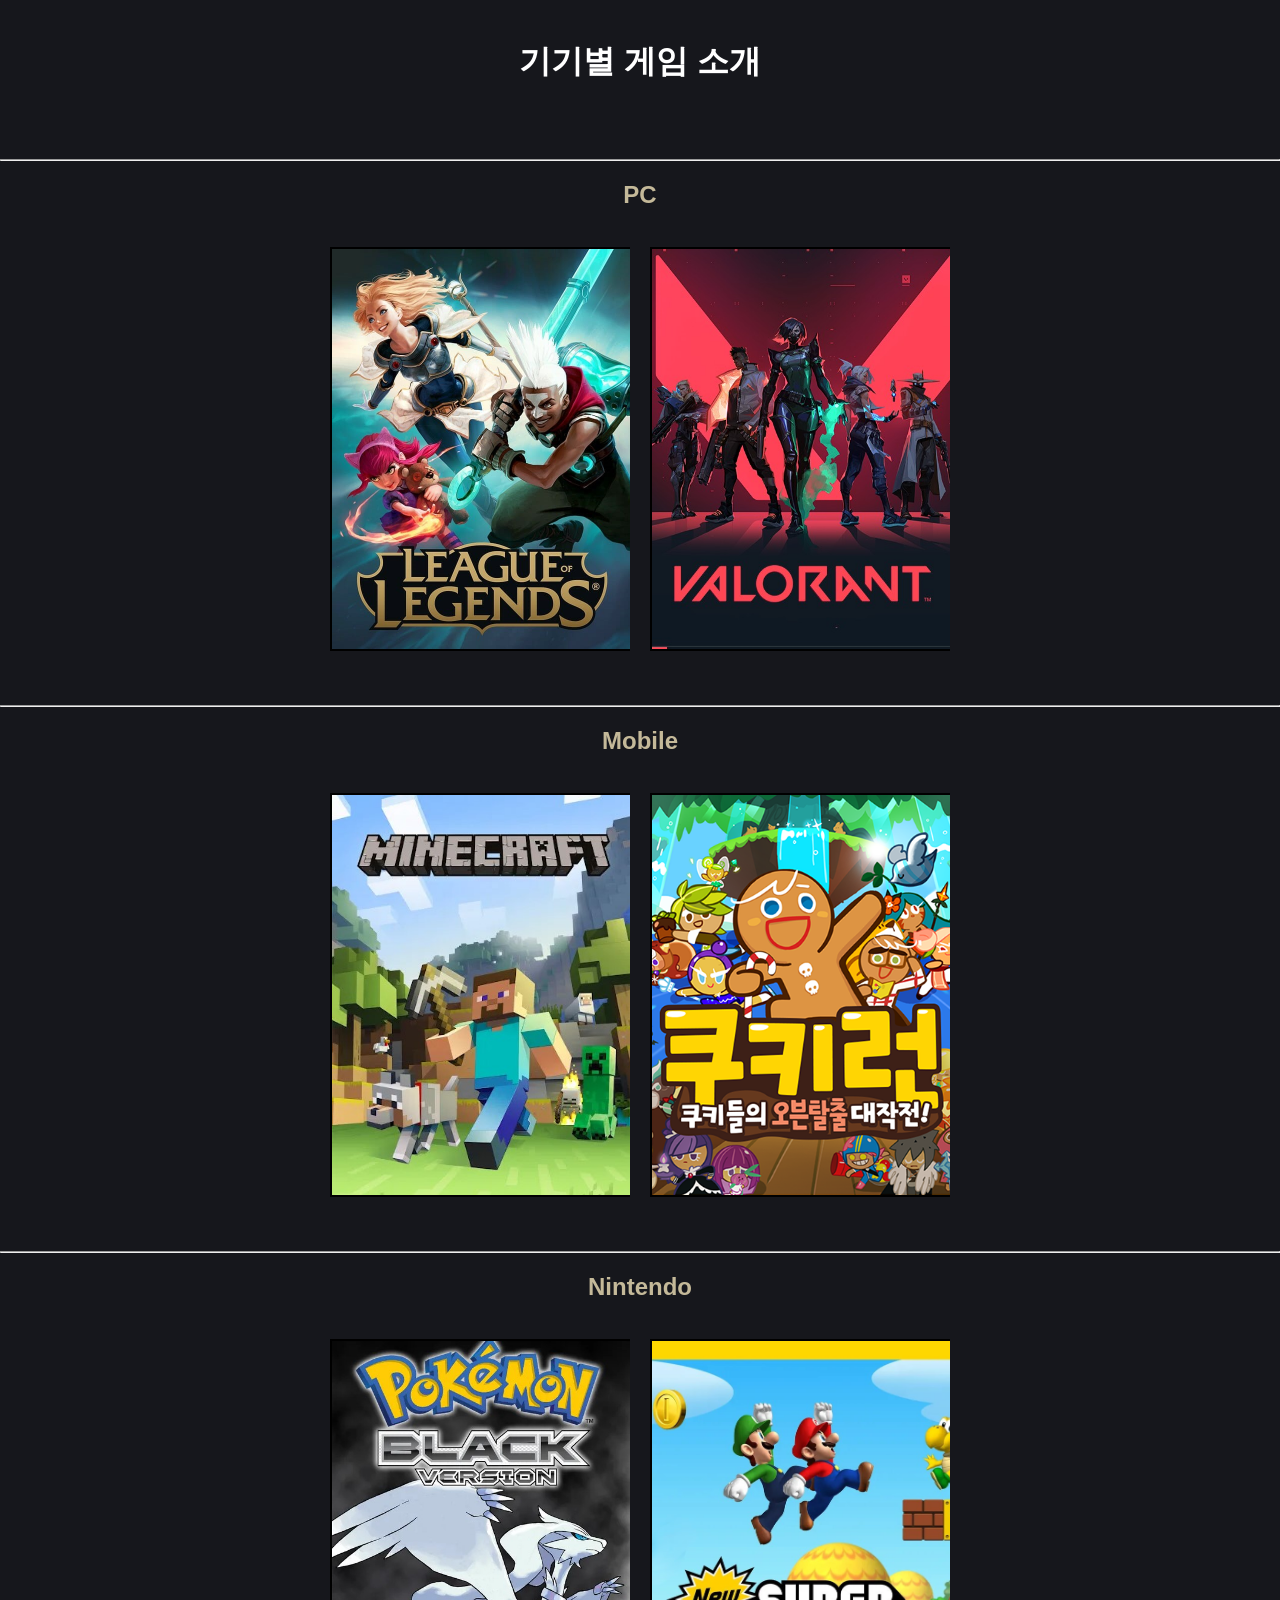
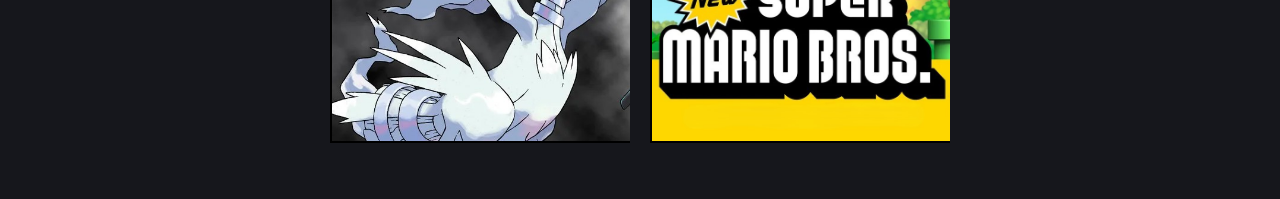
<file: index.html>
<!DOCTYPE html>
<html lang="ko">
<head>
    <meta charset="UTF-8">
    <title>기기별 게임 소개</title>
    <link rel="stylesheet" href="homestyles.css">
</head>
<body>
    <header>
        <h1 class="title" style="color: white;"><strong class="rkdwh">기기별 게임 소개</strong></h1>
    </header>
    <main>
        <br><p><hr></p>
        <h2 class="subtitle">PC</h2><br>
        <div class="container">
            <div class="game">
                <a href="PC/롤/롤page.html" target="_self">
                    <div class="image-container">
                        <img src="PC/롤/롤.jpg" alt="롤">
                        <div class="caption">리그오브레전드</div>
                    </div>
                </a>
            </div>

            <div class="game">
                <a href="PC/발로란트/발로란트page.html" target="_self">
                    <div class="image-container">
                        <img src="PC/발로란트/발로란트.jpg" alt="발로란트">
                        <div class="caption">발로란트</div>
                    </div>
                </a>
            </div>
        </div>

        <br><p><hr></p>
        <h2 class="subtitle">Mobile</h2><br>
        <div class="container">
            <div class="game">
                <a href="Mobile/마인크래프트/마인크래프트page.html" target="_self">
                    <div class="image-container">
                        <img src="Mobile/마인크래프트/마인크래프트.jpg" alt="마인크래프트">
                        <div class="caption">마인크래프트</div>
                    </div>
                </a>
            </div>
            <div class="game">
                <a href="Mobile/쿠키런/쿠키런page.html" target="_self">
                    <div class="image-container">
                        <img src="Mobile/쿠키런/쿠키런.png" alt="쿠키런">
                        <div class="caption">쿠키런</div>
                    </div>
                </a>
            </div>
        </div>

        <br><p><hr></p>
        <h2 class="subtitle">Nintendo</h2><br>
        <div class="container">
            <div class="game">
                <a href="Nintendo/포켓몬/포켓몬page.html" target="_self">
                    <div class="image-container">
                        <img src="Nintendo/포켓몬/포켓몬.jpg" alt="포켓몬">
                        <div class="caption">포켓몬</div>
                    </div>
                </a>    
            </div>
            <div class="game">
                <a href="Nintendo/마리오/마리오page.html" target="_self">
                    <div class="image-container">
                        <img src="Nintendo/마리오/마리오.jpg" alt="마리오">
                        <div class="caption">마리오</div>
                    </div>
                </a>
            </div>
        </div>
    </main><br><br>
</body>
</html>
</file>
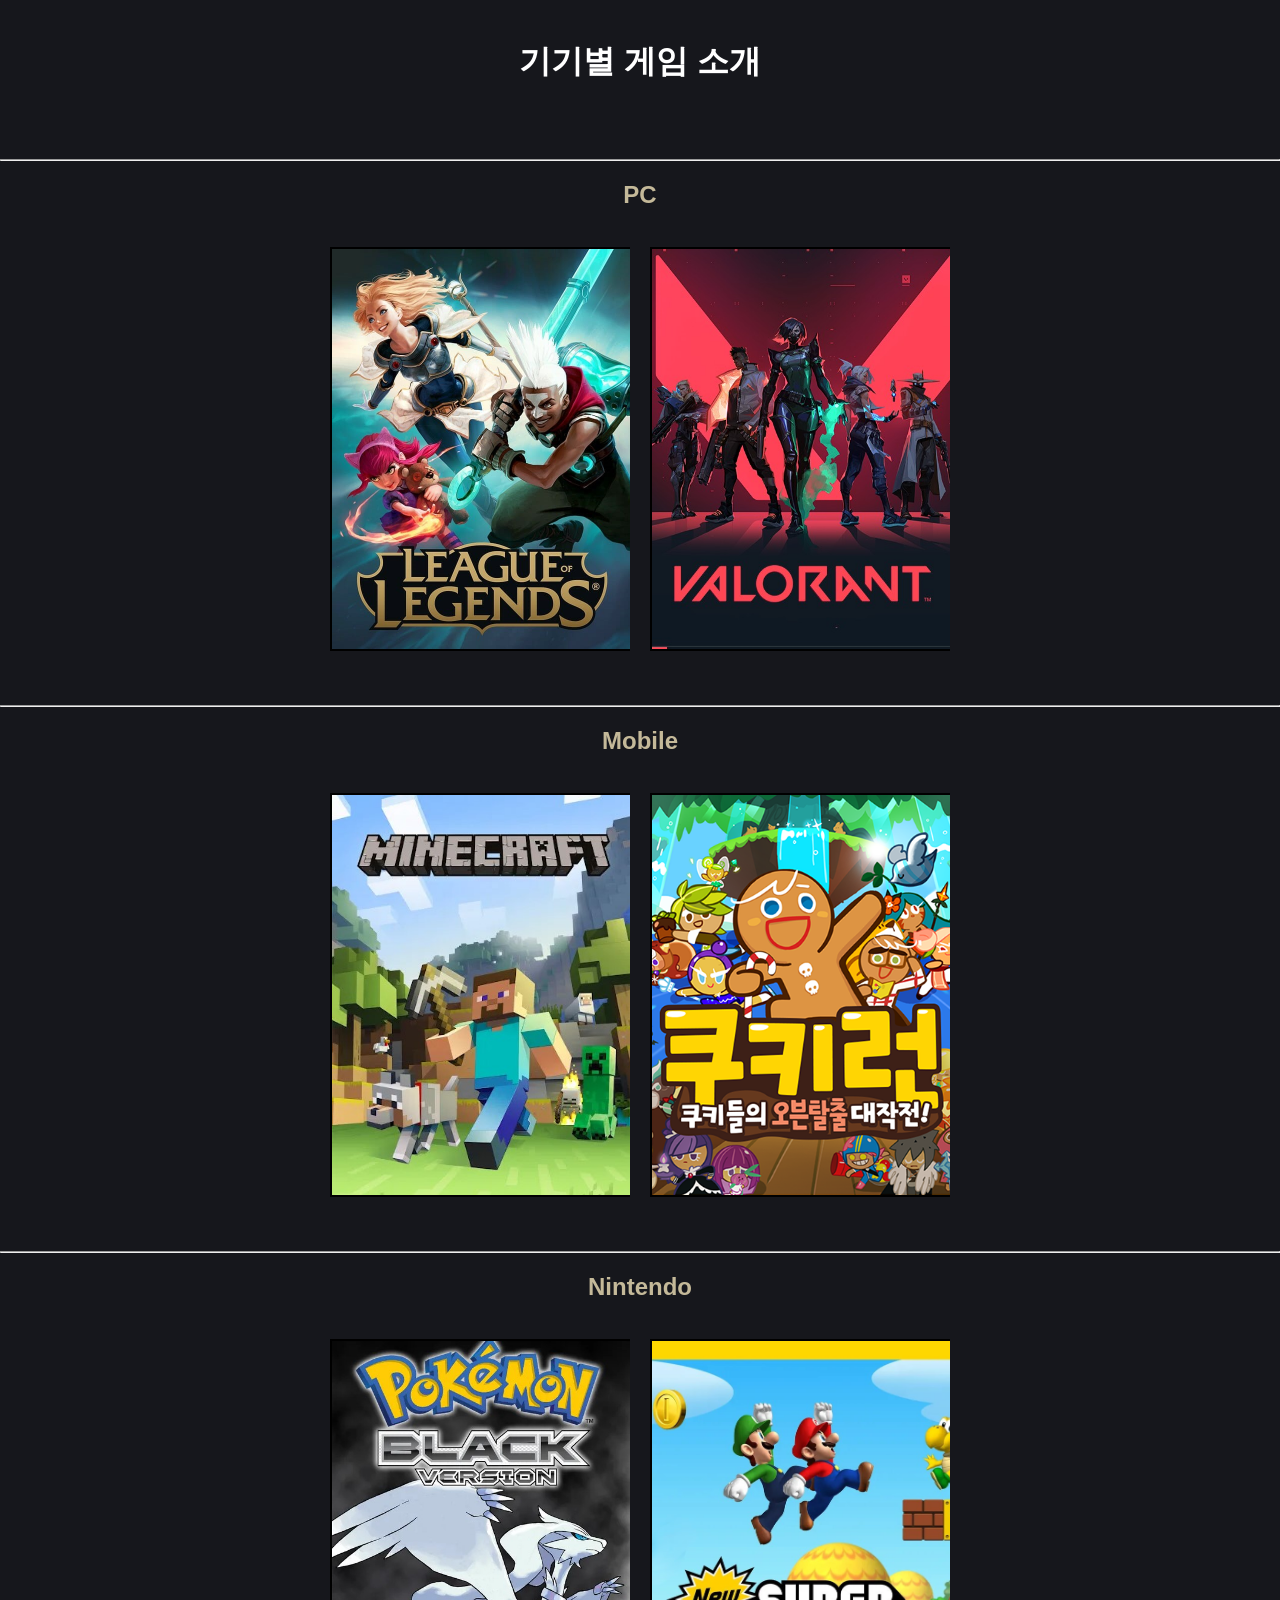
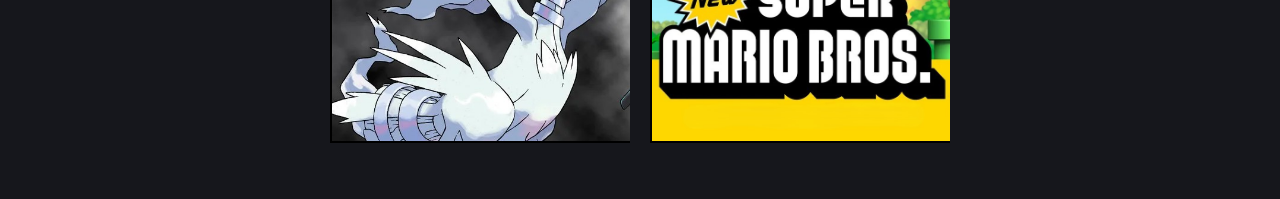
<file: home.html>
<!DOCTYPE html>
<html lang="ko">
<head>
    <meta charset="UTF-8">
    <title>기기별 게임 소개</title>
    <link rel="stylesheet" href="homestyles.css">
</head>
<body>
    <header>
        <h1 class="title" style="color: white;"><strong class="rkdwh">기기별 게임 소개</strong></h1>
    </header>
    <main>
        <br><p><hr></p>
        <h2 class="subtitle">PC</h2><br>
        <div class="container">
            <div class="game">
                <a href="PC/롤/롤page.html" target="_self">
                    <div class="image-container">
                        <img src="PC/롤/롤.jpg" alt="롤">
                        <div class="caption">리그오브레전드</div>
                    </div>
                </a>
            </div>

            <div class="game">
                <a href="PC/발로란트/발로란트page.html" target="_self">
                    <div class="image-container">
                        <img src="PC/발로란트/발로란트.jpg" alt="발로란트">
                        <div class="caption">발로란트</div>
                    </div>
                </a>
            </div>
        </div>

        <br><p><hr></p>
        <h2 class="subtitle">Mobile</h2><br>
        <div class="container">
            <div class="game">
                <a href="Mobile/마인크래프트/마인크래프트page.html" target="_self">
                    <div class="image-container">
                        <img src="Mobile/마인크래프트/마인크래프트.jpg" alt="마인크래프트">
                        <div class="caption">마인크래프트</div>
                    </div>
                </a>
            </div>
            <div class="game">
                <a href="Mobile/쿠키런/쿠키런page.html" target="_self">
                    <div class="image-container">
                        <img src="Mobile/쿠키런/쿠키런.png" alt="쿠키런">
                        <div class="caption">쿠키런</div>
                    </div>
                </a>
            </div>
        </div>

        <br><p><hr></p>
        <h2 class="subtitle">Nintendo</h2><br>
        <div class="container">
            <div class="game">
                <a href="Nintendo/포켓몬/포켓몬page.html" target="_self">
                    <div class="image-container">
                        <img src="Nintendo/포켓몬/포켓몬.jpg" alt="포켓몬">
                        <div class="caption">포켓몬</div>
                    </div>
                </a>    
            </div>
            <div class="game">
                <a href="Nintendo/마리오/마리오page.html" target="_self">
                    <div class="image-container">
                        <img src="Nintendo/마리오/마리오.jpg" alt="마리오">
                        <div class="caption">마리오</div>
                    </div>
                </a>
            </div>
        </div>
    </main><br><br>
</body>
</html>
</file>
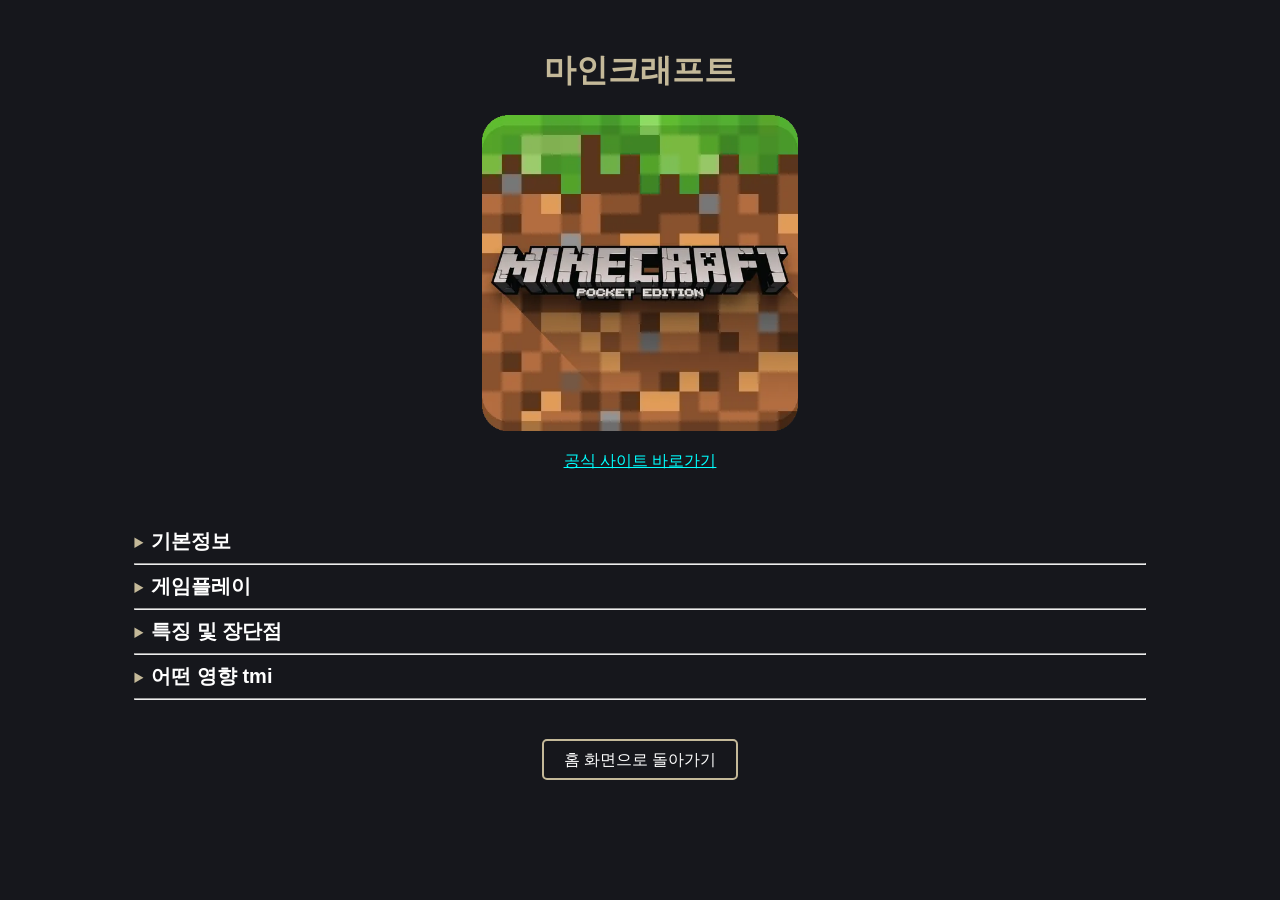
<file: Mobile/마인크래프트/마인크래프트page.html>
<!DOCTYPE html>
<html>
<head>
    <meta charset="UTF-8">
    <title>기기별 게임 소개</title>
    <link rel="stylesheet" href="styles.css">
    <style>
        p {
            text-align: center;
        }

    .rkdwh { 
        color:white;
        font-size: 25px;
        }

    .rkdwh2 { 
        color:white;
        font-size: 20px;
        }

    .play {
            font-size: 20px;
        }

        .a img {
            transition: all 0.2s linear;
}
        .a:hover img {
            transform: scale(1.4);
}
    </style>

</head>
<body>
    <header>
        <h1>마인크래프트</h1>
        <img src="마인크래프트pe.webp" width="25%" height="25%" alt="대표 이미지">
        <p><a href="https://www.minecraft.net/ko-kr" target="_blank" style="text-decoration: underline; color: #00FFFF;">공식 사이트 바로가기</a></p>
    </header>

    <section>
        <details>
            <summary><strong class="rkdwh2">기본정보</strong></summary>
            <ul>
                <li>출시 : IOS 기준 2011.11.17</li>
                <li>제작 : Mojang Studio</li>
                <li>장르 : 샌드박스, 서바이벌</li>
                <li>등급 : 전체 이용가</li>
                <li>가격 : 플레이스토어 기준 3000&#8361;</li>
                <li>플랫폼 : Android, IOS</li>
                <li>시스템 요구 사항 ▽
                    <p style="text-align: left;">Android 4.2 이상 / 용량 75MB 이상<br>
                       IOS 8 이상 / 용량 75MB 이상<br>
            <ul>
        </details><hr>
        <details>
            <summary><strong class="rkdwh2">게임플레이</strong></summary>
            <p style="text-align: center; font-size: 20px;"><strong class="rkdwh">블록으로 이루어진 세상</strong><br><br>
                <img src="블록으로.jpg" width="70%" height="70%"></p>
                <p style="text-align: center;"><img src="건축물.jpg" width="70%" height="70%"></p>
                <p style="text-align: center;" class="play">마인크래프트 세상은 블록으로 이루어져있습니다. 이를 기반으로 플레이어는 블록을 파괴하거나 설치를 하며 구조물이나 건축물을 창작할 수 있습니다.</p><br>

                <p style="text-align: center; font-size: 20px;"><strong class="rkdwh">다양한 생물군계</strong><br><br>

                <img src="숲지형.webp" width="auto" height="auto">
                <img src="동굴지형.webp" width="auto" height="auto"></p>
                <p style="text-align: center;"><img src="사막지형.webp" width="auto" height="auto">
                <img src="평원지형.webp" width="auto" height="auto"></p>
                <p style="text-align: center;" class="play">마인크래프트 세상은 산맥, 사막, 동굴 등 다양한 지형을 가지고있습니다.각 생물군계는 고유한 동식물과 자원을 가지고 있어, 플레이어는 다양한 환경에서의 생존과 탐험을 즐길 수 있습니다. </p><br>

                <p style="text-align: center;">
                <strong class="rkdwh">멀티플레이</strong><br><br>
                <img src="멀티플레이.jpg" width="65%" height="65%" ></p>
                <p style="text-align: center;" class="play">이렇게 많은 컨텐츠들을 혼자만 하는것이 아닌 친구들과 함께 할 수 있도록 멀티플레이 모드를 지원합니다. 적게는 2명부터 많게는 전 세계 몇천명이 되는 사람들끼리 함께 마인크래프트 세계를 즐길 수 있습니다.</p><br><br>

            
        </details><hr>
        <details>
            <summary><strong class="rkdwh2">특징 및 장단점</strong></summary>
            <p style="text-align: center;"><strong class="rkdwh">유저들이 직접 만드는 게임</strong></p>
            <p>마인크래프트는 모드 기능을 지원합니다. 모드는 기본적인 게임에서 새로운 요소를 추가해주는 것으로, 마인크래프트의 대표적인 요소중 하나입니다.</p>
            <p><a href="https://www.curseforge.com/minecraft/search?page=1&pageSize=20&sortBy=relevancy&class=mc-mods"><img src="포지.png" width="25%" height="25%" href="">
            <img src="패브릭.png" width="19.5%" height="19.5%"></p></a>

            <p>전세계에 모드 제작자들이 제작한 수천가지의 모드들이 있으며, 이 모드들은 게임의 최적화를 돕거나, 플레이어에게  무궁무진한 새로운 경험을 제공합니다.</p>

            <p><img src="애드온1.jpg" width="35%" height="35%">
            <img src="애드온2.jpg" width="35%" height="35%">
            <br><br>PC버전에서 뿐만이 아닌 모바일 버전에서도 "애드온" 이라는 이름의 기능으로 마인크래프트에 새로운 요소들을 적용할 수 있습니다.</p><br>


            <p><strong class="rkdwh">아이템 "레드스톤"을 이용한 회로구성</strong></p>
            <p><img src="레드스톤.jfif" width="15%" height="15%"></p>
            <p>마인크래프트는 "레드스톤" 아이템을 사용해서 회로 구성이 가능합니다.<br>이 아이템을 사용해서 전등 스위치나 자동문같은 간단한 기계장치부터 시작해서 <br>심지어는 마인크래프트에서 작동하는 컴퓨터를 만드는 등 매우 복잡한 장치까지 가능합니다.
            </p>
            <p style="clear: both;" class="play">
                <br><br><strong>레드스톤 회로를 이용한 자동문</strong></p>
                <p><img src="자동문.gif" width="50%" height="50%"></p>

                <p class="play"><br><strong>레드스톤 회로를 이용한 전등 스위치</strong></p>
                <p><img src="전등.png" width="50%" height="50%"></p>
                
                <p class="play"><br><strong>레드스톤 논리 게이트</strong></p>
                <p class="a"><img src="논리.png" width="30%" height="30%"></p>
                <p>레드스톤을 활용해서 AND, OR 등 논리 회로를 구상할 수 있습니다.이러한 특성을 이용해서<br>위에서 언급했던 것 처럼 회로를 사용해서 마인크래프트 세상 안에서 작동하는 컴퓨터까지 만들 수 있습니다.</p>
            </p>

            <p style="clear: both;"><iframe width="560" height="315" src="https://www.youtube.com/embed/BJCWOCVatfE?si=M_Op5hVBgIgYRTou" title="YouTube video player" frameborder="0" allow="accelerometer; autoplay; clipboard-write; encrypted-media; gyroscope; picture-in-picture; web-share" referrerpolicy="strict-origin-when-cross-origin" allowfullscreen></iframe></p>


            <p><img src="책.jpg" width="30%" height="30%"></p>
            <p>레드스톤에 관련해서는 마인크래프트의 제작사 Mojang이<br>정식으로 출간한 가이드북이 있을 정도로 간단한 전등 스위치부터,<br> 복잡한 컴퓨터를 만드는 것 까지 다양한 활용이 가능합니다.
            </p>

            <p style="clear:both;"><strong class="rkdwh"><br><br>유저들과 함께 즐기는 게임 "서버"</strong></p>
            <p>마인크래프트의 멀티 플레이기능은 플레이어들이 함께 게임을 즐길 수 있는 중요한 요소입니다. 몇명의 친구들끼리 마인크래프트 세상을 탐험할 수 있고,<br> 다수의 사람들끼리 게임 안에서 함께 교류하거나 경쟁을 하는 등, 다양한 유형의 장르를 생산해낼 수 있습니다.</p>

            <br><p><strong class="rkdwh">서바이벌 서버</strong><br>플레이어들은 기본 서바이벌 모드의 규칙을 기반으로 제작가가 추가로 정한 규칙에 따라 자원을 모으고, 건축하며, 다른 유저와 협력하기도 합니다.<br>종종 경제 시스템이 포함되어 자원을 채집하거나 농사를 통해서 재화를 모으고 플레이어 간 거래 시스템이 포함되기도 합니다.</p>

            <p style="text-align: center;" class="play"><strong> 대표적인 서바이벌 서버</strong><br><br>
            <a href="https://minelist.kr/servers/beartown.kr" target="_blank"><img src="베어타운.jfif" width="53.3%" height="53.3%" style="margin-right: 10px;"></a>
            <a href="https://minelist.kr/servers/bunnyf.kro.kr:19132" target="_blank"><img src="바니팜.jpg" width="30%" height="30%"></a></p>
            

            <br><p><strong class="rkdwh">미니게임 서버</strong></p>
            <p>다양한 미니게임을 제공하는 서버입니다. 대표적인 미니게임 장르로는 Bed Wars, Sky Wars, TNT Tag 게임이 있습니다.</p>

            <p><strong>Bed Wars(침대전쟁)</strong></p>
            <p><img src="베드워.avif" width="50%" height="50%"></p>
            <p>각각 유저가 스폰하는 지역에 침대가 설치되어있습니다. 플레이어들이 자원을 모으고 서로 PVP를 하며.<br>체력이 다 닳았을 경우 설치되어있는 침대에서 다시 태어나게 됩니다 <br>하지만 이 침대가 파괴되었을 경우 다시 태어나지 못하고 탈락합니다. 
            </p>

            <p style="clear:both;"><br><strong>Sky Wars</strong></p>
            <p><img src="스카이워.png" width="50%" height="50%"></p>
            <p>게임이 시작되면 플레이어들은 싸움에 필요한 장비를 갖추고<br>서로 PVP를 합니다. 체력이 다 닳면 탈락하게 되며, 최후의 1인이 되어야합니다. <br>'Bed War'와 유사하나 체력이 다 닳게되었을 경우 다시 태어나지 않고<br>게임에서 바로 탈락하게 됩니다.  
            </p>

            <p style="clear:both;"><br><strong>TNT Tag</strong></p>
            <p><img src="TNT.jfif" width="50%" height="50%"></p>
            <p>폭탄 돌리기 게임입니다. 술래가 일반인을 타격하면<br>TNT가 타격한 대상에게 옮겨지게 되고, 제한 시간이 지나면 <br>TNT를 들고있었던플레이어는 탈락하게 됩니다.
            </p>

            <p style="text-align: center; clear: both;" class="play"><br><strong>대표적인 미니게임 서버</strong><br><br>
            <a href="https://hypixel.net/" target="_blank" style="margin-right: 10px"><img src="하이픽셀.jpg" width="32%" height="32%" ></a>
            <a href="https://mineplex.com/" target="_blank"><img src="마인플렉스.jpg" width="33%" height="33%"></a></p><br><br>

        </details><hr>
        <details>
            <summary><strong class="rkdwh2">어떤 영향 tmi</strong></summary>
            <p style=" text-align: center;"><strong class="rkdwh" style="text-align: center;">코로나 팬데믹, 온라인에서의 만남</strong></p>
            <p style="text-align: center;">2020년 초, 전 세계를 강타한 코로나 팬데믹. 이로인해 감염의 확산을 막고자 비대면으로 근무를 하거나 원격 교육을 하는 등 집에 머무르는 시간이 많아졌다. <br>이에 정부는 어린이날을 맞아 "코로나19로 집에서 시간을 보내는 어린이들을 위해 마스크를 벗고 친구들의 웃는 얼굴을 보며
            뛰어 놀 수 있는 아주 특별한 청와대!" <br>라는 슬로건을 걸고 마인크래프트 세계에 가상의 청와대를 구현하여 선보였다. </p>
            <p style="text-align: center;"><img src="어린이날.jpg" width="45%" height="45%" style="margin-right: 10px">
            <img src="내부.jpg" width="45%" height="45%"></p>
            <br><p style="text-align: center;">해당 이벤트는 디지털 엔터테인먼트 계열사 "SANDBOX"의 콜라보로 만들어졌다. 영상 뿐만이 아닌 실제 게임 안에서 청와대 건물을 구현한 맵을 배포했다.  </p>
            <p style="text-align: center;">
                <iframe width="560" height="315" src="https://www.youtube.com/embed/Lk92k_k1HMA?si=ItSF4Cybjpvkvquc" title="YouTube video player" frameborder="0" allow="accelerometer; autoplay; clipboard-write; encrypted-media; gyroscope; picture-in-picture; web-share" referrerpolicy="strict-origin-when-cross-origin" allowfullscreen style=" margin-right: 10px;"></iframe>
                <iframe width="560" height="315" src="https://www.youtube.com/embed/KBGQ0lk1K28?si=RwHSl20UHLEIj-RT" title="YouTube video player" frameborder="0" allow="accelerometer; autoplay; clipboard-write; encrypted-media; gyroscope; picture-in-picture; web-share" referrerpolicy="strict-origin-when-cross-origin" allowfullscreen></iframe>

        </details><hr>
    </section>

    <footer>
        <div class="back-to-home"><a href="javascript:history.back();">홈 화면으로 돌아가기</a></div><br><br>
    </footer>
</body>
</html>
</file>
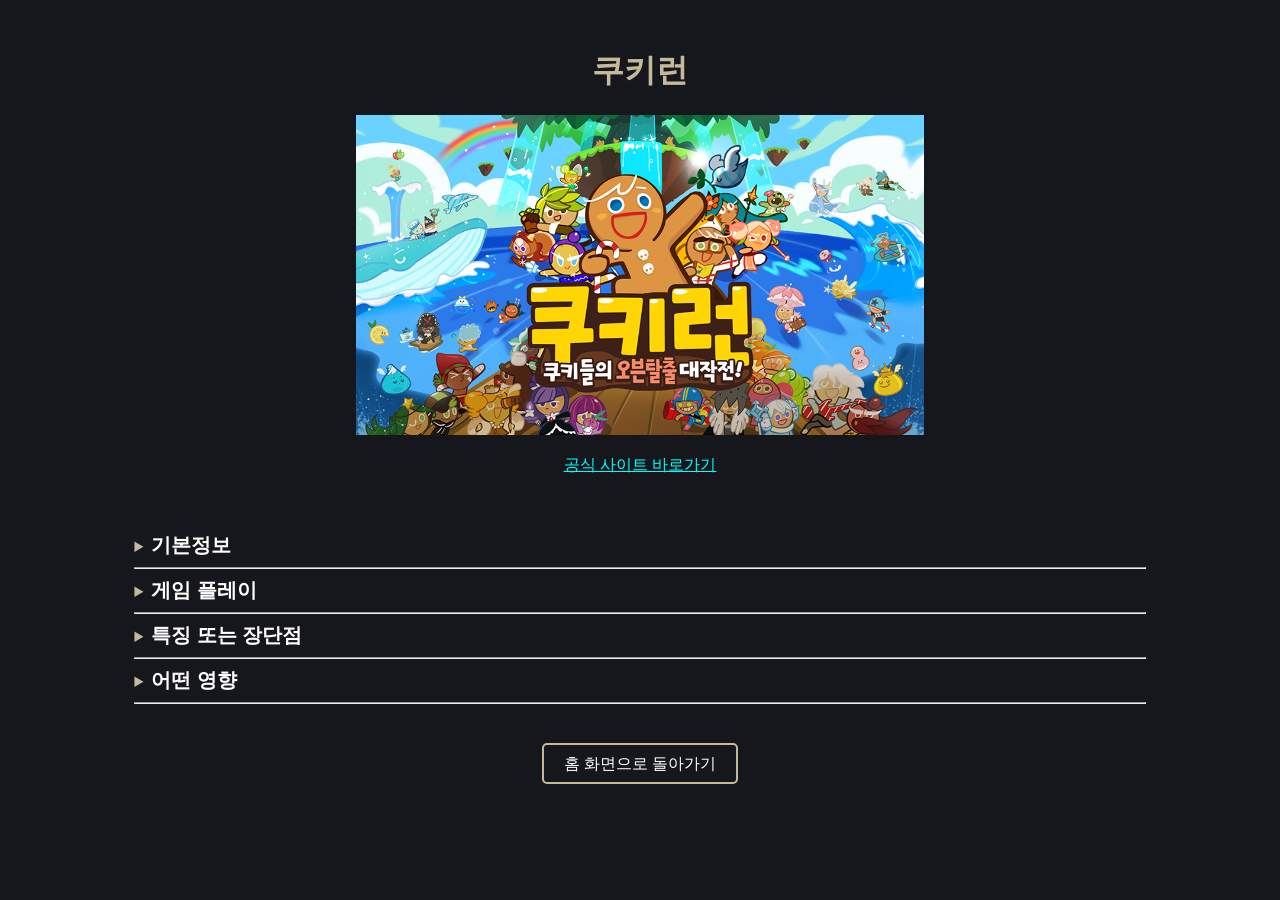
<file: Mobile/쿠키런/쿠키런page.html>
<!DOCTYPE html>
<html>
<head>
    <meta charset="UTF-8">
    <title>기기별 게임 소개</title>
    <link rel="stylesheet" href="styles.css">
     <style>

        p {
            text-align: center;
        }

    .rkdwh { 
        color:white;
        font-size: 25px;
        }

    .rkdwh2 { 
        color:white;
        font-size: 20px;
        }

    .play {
            font-size: 20px;
            fon
        }

    </style> 
</head>

<body>
    <header>
        <h1>쿠키런</h1>
        <img src="쿠키런 메인.png" alt="대표 이미지" height="45%" width="45%">
        <p><a href="https://game.devsisters.com/ko/cookierun/" target="_blank" style="text-decoration: underline; color: #00FFFF;">공식 사이트 바로가기</a></p>
    </header>

    <section>
        <details>
            <summary><strong class="rkdwh2">기본정보</strong></summary>
            <ul>
                <li>출시 : 2013.04.02</li>
                <li>제작 : 데브시스터즈</li>
                <li>장르 : 러닝 액션</li>
                <li>등급 : 전체 이용가</li>
                <li>플랫폼 : Android, IOS</li>
            <ul>
                
        </details><hr>
        <details>
            <summary><strong class="rkdwh2">게임 플레이</strong></summary>
            <p style="text-align: center; font-size: 20px;"><strong class="rkdwh">여러가지 에피소드로 이루어진 세상</strong><br><br>
                <img src="스테이지.webp" width="60%" height="60%"></p>
                <p style="text-align: center;"></p>
                <p>
                쿠키런의 맵은 난이도별로 여러가지 에피소드와, 에피소드 안에 또 여러가지 스테이지로 구성되어있습니다. </p><br>

                <p style="text-align: center; font-size: 20px;"><strong class="rkdwh">다양한 종류의 쿠키들</strong><br><br>
                <img src="쿠키1.jpg" width="60%" height="60%"><img src="쿠키2.jpg" width="60%" height="60%"><img src="쿠키3.jpg" width="60%" height="60%"></p>
                <p style="text-align: center;"></p>
                <p>
                등급별로 다양한 종류의 쿠키들이 있습니다. 쿠키의 등급이 높을수록
                높은 점수를 내기가 유리합니다. </p><br>

                <p style="text-align: center; font-size: 20px;"><strong class="rkdwh">다양한 종류의 펫들</strong><br><br>
                <img src="펫2.jpg" width="60%" height="60%"><img src="펫1.jpg" width="60%" height="60%"></p>
                <p>
                등급별로 다양한 종류의 쿠키들 뿐만이 아닌, 귀여운 펫도 있습니다.<br>
                펫의 도움을 받아 힘께 달리면서 높은 점수에 도전해보세요!</p><br>

                <p style="text-align: center; font-size: 20px;"><strong class="rkdwh">다양한 종류의 보물들</strong><br><br>
                <img src="보물2.jpg" width="60%" height="60%"><img src="보물1.jpg" width="60%" height="60%"></p>
                <p style="text-align: center;"></p>
                <p>
                등급별로 다양한 종류의 아이템이 있는 "보물" 시스템이 존재합니다.<br> 쿠키와는 별개로 게임 내에서 유용한 효과를 제공합니다. </p><br>

                <p style="text-align: center; font-size: 20px;"><strong class="rkdwh">재화를 사용해서 쿠키를 강화</strong><br><br>
                <img src="강화.jpg" width="60%" height="60%"></p>
                <p style="text-align: center;"></p>
                <p>
                쿠키가 더 오래 달릴 수 있도록 체력을 강화하거나, 더 많은 점수를 얻을 수 있도록 젤리를 강화할 수 있습니다.</p><br>

                <p style="text-align: center; font-size: 20px;"><strong class="rkdwh">장애물을 피해 점프! 슬라이드! 점수를 획득하세요</strong><br><br>
                <img src="점프.jpg" width="60%" height="60%"></p>
                <p style="text-align: center;"></p>
                <p>
                게임에 들어가게 되면, 점프와 슬라이드로 장애물을 피하면서 젤리를 먹고 점수를 획득하세요. <br>단 2개의 심플한 버튼이지만, 단계를 거듭할수록 결코 심플하지만은 않다는 것을 알게 될겁니다.</p><br>
                
                <p style="text-align: center; font-size: 20px;"><strong class="rkdwh">높은 점수를 위한 나만의 조합</strong><br><br>
                <img src="조합.jpg" width="50%" height="50%"><img src="점수.jpg" width="42.5%" height="42.5%"></p>
                <p style="text-align: center;"></p>
                <p>
                위에서 설명한 다양한 종류의 쿠키, 펫, 보물, 세 가지 요소들을 통해서<br>수많은 조합을 시도해보며 높은 점수를 위한 나만의 조합을 만들어보세요.</p><br>

        </details><hr>
        <details>
            <summary><strong class="rkdwh2">특징 또는 장단점</strong></summary>
            <br><p style="text-align: center; font-size: 20px;"><strong class="rkdwh">카카오톡 친구와 함께 경쟁</strong><br><br>
                <img src="친구1.jpg" width="35.75%" height="35.75%"><img src="친구2.jpg" width="50%" height="50%"></p>
                <p style="text-align: center;"></p>
                <p>
                카카오톡의 계졍이 연동되어 카카오톡 친구들과 함께 점수를 가지고 경쟁할 수 있습니다.</p><br>

                <br><p style="text-align: center; font-size: 20px;"><strong class="rkdwh">다양한 게임 장르로의 파생</strong><br><br>
                <p style="text-align: center;" class="play"><strong>쿠키런 : 오븐브레이크</strong><br><br>
                <img src="오븐브레이크.jpg" width="75%" height="75%">
                <p>
                위에서 계속 설명한 '쿠키런:쿠키들의 오븐탈출 대작전'의 후속작입니다.<br>
                카카오가 서비스한 전작과 달리 제작사 '데브시스터즈'가 독자적으로 서비스하였으며<br>전작의 기본적인 시스템은 유지했지만, 새로운 컨텐츠를 추가함으로 다른 게임성을 보입니다.</p><br>

                <p style="text-align: center;" class="play"><strong>쿠키런 : 마녀의 성</strong><br><br>
                <img src="마녀의성.jpg" width="75%" height="75%">
                <p>
                기존에 러닝 액션게임과는 다르게 쿠키런의 IP를 사용하여 퍼즐 게임이라는 새로운 장르를 만들었습니다.</p><br>

                <p style="text-align: center;" class="play"><strong>쿠키런 : 킹덤</strong><br><br>
                <img src="킹덤.jpg" width="75%" height="75%">
                <p>
                마찬가지, 기존에 러닝 액션게임과는 다르게 쿠키런의 IP를 사용하여 RPG 게임을 만들었습니다.<br>쿠키들은 각자 고유한 스킬을 가지고 있으며, 이렇게 개성있는 쿠키들과 함께 모험을 하거나<br>다양한 조합으로 유저들끼리 전투하며 경쟁할 수 있습니다. </p><br>

                <p style="text-align: center;" class="play"><strong>쿠키런 : 모험의 탑</strong><br><br>
                <img src="모험의.jpg" width="75%" height="75%">
                <p>
                전작과 같은 RPG 장르의 게임이지만 고정된 필드에서 적을 처치하는 전작과 달리<br>다른 유저들과 함께 3D로 구현된 자신의 쿠키와 맵을 돌아다니며 적을 처치하는 게임입니다.<br> 2024.06.26 출시를 앞두고 있으며, 현재 사전예약을 진행중입니다.</p><br>

        </details><hr>
        <details>
            <summary><strong class="rkdwh2">어떤 영향</strong></summary>
            <p>게임이 출시됐을 당시 카카오게임에는 쿠키런 뿐만이 아닌 애니팡, 모두의 마블, 윈드러너 등등의 게임들이 있었다.<br>이 게임들의 공통점으로는 게임을 한판 플래이 할 때마다 '하트'와 같은 재화가 소모되며,<br>이 재화는 카카오 친구들끼리 서로 하트를 주고받는 것으로 채울수 있었다. 때문에 평소에는 대화 한마디 나누지 않지만<br>서로 하트를 주고받는 훈훈한 장면이 연출되기도 했다. 다만, 너도나도 하트를 보내고 친구초대 메시지를 보내다보니<br>주변 사람들에게 민폐를 끼치는 사례가 종종 발생하기도 했다.</p>
        </details><hr>
    </section>

    <footer>
        <div class="back-to-home"><a href="javascript:history.back();">홈 화면으로 돌아가기</a></div><br><br>
    </footer>
</body>
</html>
</file>
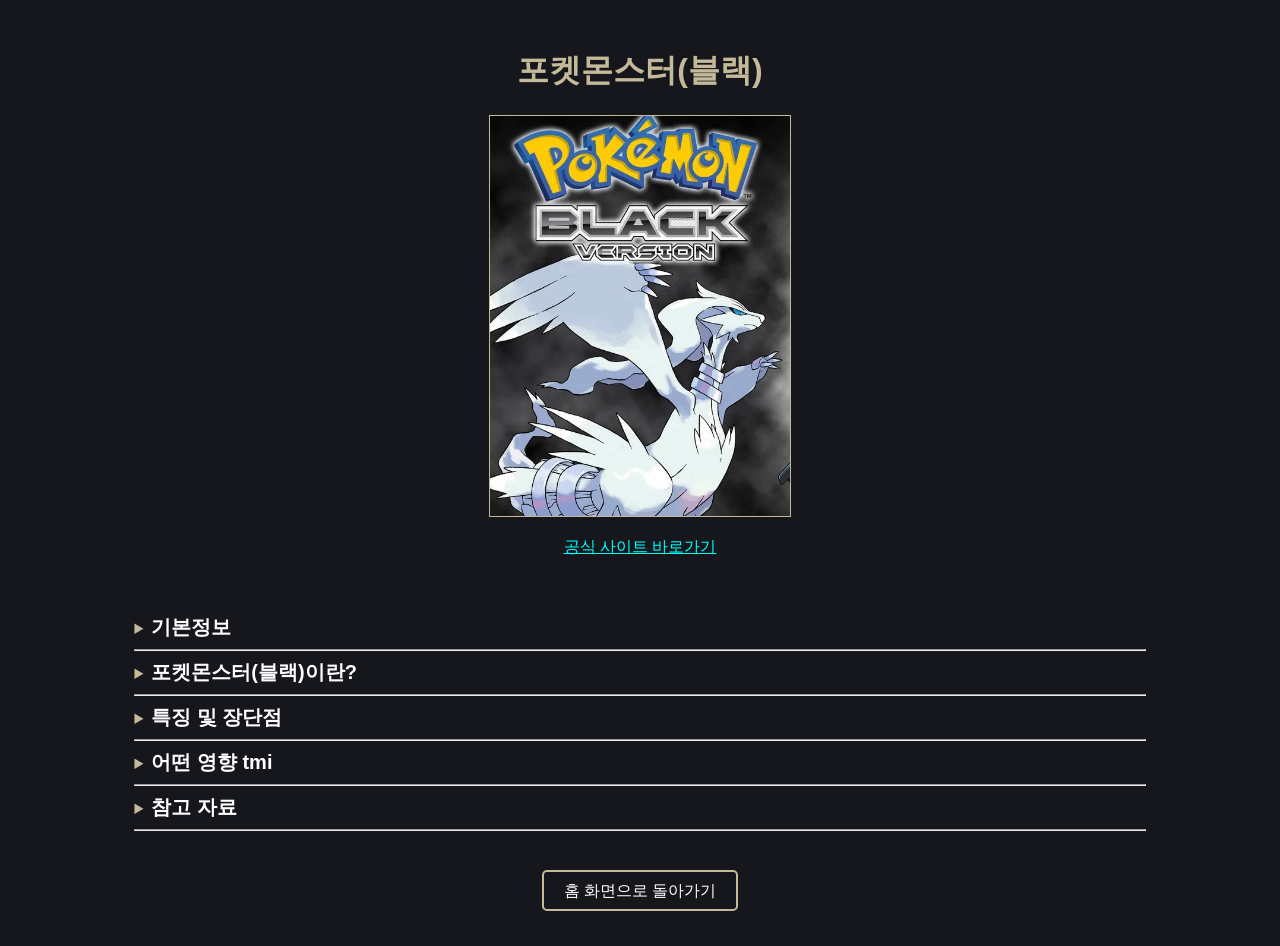
<file: Nintendo/포켓몬/포켓몬page.html>
<!DOCTYPE html>
<html>
<head>
    <meta charset="UTF-8">
    <title>기기별 게임 소개</title>
    <link rel="stylesheet" href="styles.css">
</head>
<body>
    <header>
        <h1>포켓몬스터(블랙)</h1>
        <img src="포켓몬.jpg" alt="포켓몬" class="img">
        <p><a href="https://pokemonkorea.co.kr/game/view/5236?cate2=7&sword=" target="_blank" style="text-decoration: underline; color: #00FFFF;">공식 사이트 바로가기</a></p>
    </header>

    <section>
        <details>
            <summary><strong class="rkdwh">기본정보</strong></summary>
            <ul>
                <li>출시 : 2011.04.21</li>
                <li>제작 : 게임 프리크</li>
                <li>장르 : RPG</li>
                <li>등급 : 전체 이용가</li>
                <li>가격 : 39,000원(현재는 단종된 제품으로 중고로만 구매가능)</li>
                <li>플랫폼 : 닌텐도 DS</li>
            <ul>
        </details>

<hr>
        <details>
            <summary><strong class="rkdwh">포켓몬스터(블랙)이란?</strong></summary>
            <p><strong class="rkdwh">게임소개</strong></p>
                <ul>
                    <li>지금까지 본 적이 없는 세계와 만난 적이 없는 포켓몬들 주인공 앞에 모습을 나타낸 플라스마단과 의문의 등장인물 N(엔) 포켓몬 해방을 사상으로 하는 그들의 목적은 대체 무엇인가? 그리고 전설의 포켓몬의 비밀이란? 새로운 무대 하나지방에서 100종류 이상의 새로운 포켓몬을 만나면서 모험이 시작됩니다.</li>
                </ul>

                <div class="pokemon-container">
            <div class="pokemon">
                <img src="포켓몬/하나지방.webp" alt="하나지방">
                <span>하나지방</span>
            </div>
            <div class="pokemon">
                <img src="포켓몬/하나지방 지도.webp" alt="하나지방 지도">
                <span>하나지방 지도</span>
            </div>
                </div>

            <p><strong class="rkdwh">게임 플레이 핵심</strong></p>

        <ul>
            <p><li><strong class="rkdwh">스타팅 포켓몬</strong></p>
                <ul>
                    <li>게임을 시작할 때, 플레이어는 풀, 불, 물 타입의 스타팅 포켓몬 중 하나를 선택합니다. 이는 초기 모험의 기반이 됩니다.</li>
                </ul>

            <p><li><strong class="rkdwh">체육관 배지 획득</strong></p>
                <ul>
                    <li>하나지방의 8개 체육관을 돌며, 각각의 체육관 관장을 물리치고 배지를 획득합니다. 체육관마다 다양한 퍼즐과 도전이 기다리고 있습니다.</li>
                </ul> 

            <p><li><strong class="rkdwh">플라스마단과의 대결</strong></p>
                <ul>
                    <li>주인공은 여러 차례 플라스마단과 맞서 싸우며, 그들의 포켓몬 해방 사상을 저지하고, 음모를 막아야 합니다. 의문의 인물 N과의 상호작용도 중요한 스토리 요소입니다.</li>
                </ul>     

            <p><li><strong class="rkdwh">전설의 포켓몬과의 만남</strong></p>
                <ul>
                    <li>스토리 진행 중, 전설의 포켓몬 레시라무와 만나고 포획하는 과정을 겪게 됩니다. 이는 주요 스토리라인과 깊이 연관되어 있습니다.</li>
                </ul>

            <p><li><strong class="rkdwh">포켓몬 도감 완성</strong></p>
                <ul>
                    <li>다양한 지역을 탐험하고, 100종 이상의 새로운 포켓몬을 포획하여 도감을 채웁니다. 이를 위해 포켓몬을 진화시키거나 다른 플레이어와 교환하는 활동이 필요합니다.</li> 
                </ul> 
            <p><li><strong class="rkdwh">포켓몬 리그 도전</strong></p>
                <ul>
                    <li>8개의 배지를 모두 모은 후, 포켓몬 리그에 도전하여 엘리트 포와 챔피언을 물리치고 하나지방의 챔피언이 되는 것이 최종 목표입니다.</li>
                </ul>   
        </ul><br>
<hr><br>
            <p><strong class="rkdwh">스토리 및 주요 등장인물</strong></p>

            <p><strong class="rkdwh">스토리</strong></p>
                <ul>
                    <li>포켓몬스터 블랙의 스토리는 주인공이 하나지방에서 체육관 배지를 모아 포켓몬 리그에 도전하는 여정을 담고 있습니다. 주인공과 두 친구 체렌과 벨은 포켓몬 트레이너로서 모험을 떠나며, 포켓몬 해방을 주장하는 플라스마단과 그들의 리더 N과 맞서 싸우게 됩니다. N은 포켓몬이 인간의 통제에서 벗어나야 한다고 주장하며, 주인공과 여러 번 대결합니다. 스토리 중반에 주인공은 전설의 포켓몬 레시라무를 만나게 되며, 이는 플라스마단과의 최종 결전에서 중요한 역할을 합니다. 모든 체육관 배지를 모은 후 주인공은 포켓몬 리그에 도전하여 사천왕과 챔피언을 이겨야 합니다. 최종적으로 주인공은 플라스마단을 물리치고 하나지방의 평화를 되찾으며 포켓몬 리그 챔피언이 됩니다.</li>
                </ul>

            <p><strong class="rkdwh">주요 등장인물</strong></p>

        <ul>
            <p><li><strong class="rkdwh">주인공</strong></li></p>
                <ul>
                    <li>게임 시작 전, 성별과 이름을 정할 수 있다.</li><br>
                <div class="character-container">
            <div class="character">
                <img src="포켓몬/투지.webp" alt="투지">
                <span>남자 캐릭터</span>
            </div>
            <div class="character">
                <img src="포켓몬/투희.webp" alt="투희">
                <span>여자 캐릭터</span>
            </div>
                </div>
                </ul><br>
        </ul> 

        <ul>
            <p><li><strong class="rkdwh">라이벌</strong></li></p>

                <p>체렌과 벨은 주인공의 소꿉친구 겸 라이벌 캐릭터입니다.</p> 

                <ul>
                    <li><strong class="rkdwh">체렌</strong></li><br>
                    <li>소위 말하는 '깐깐한 반장' 성격의 소유자이며 아는 것이 많아서 하나 지방을 한참 여행하고 다녔던 블랙·화이트에선 주인공과 벨에게 많은 도움을 주고 상황에 따라서는 직접 행동을 같이 하며 서로 돕습니다.</li><br>
                <div class="character-container">
            <div class="character">
                <img src="포켓몬/체렌.webp" alt="체렌">
                <span>체렌</span>
            </div>
                </div>
                    <li><strong class="rkdwh">벨</strong></li><br>
                    <li>다소 천연스러운 성격에 덜렁이끼가 강한 여자아이로 아버지의 맹반대를 무릅쓰고 주인공 및 체렌처럼 주박사에게서 받은 포켓몬과 함께 여행하며 체렌 못지 않게 인간적으로 크게 성장하는 모습을 보여줍니다.</li><br>
                <div class="character-container">
            <div class="character">
                <img src="포켓몬/벨.webp" alt="벨">
                <span>벨</span>
            </div>
                </div>
                </ul><br>
        </ul> 

        <ul>
            <p><li><strong class="rkdwh">플라스마단</strong></li></p>

                <p>포켓몬스터 시리즈의 등장하는 악의 조직입니다.</p> 

                <ul>
                    <li><strong class="rkdwh">N</strong></li><br>
                    <li>본명은 나츄렐 하르모니아 그로피우스(Natural Harmonia Gropius) 작중에선 N이라고 불립니다.</li><br>
                    <li>N은 단순한 악당이 아니라, 포켓몬과 인간의 관계에 대해 깊이 고민하는 인물입니다. 그의 이상과 진실 사이의 갈등은 게임의 중요한 테마 중 하나입니다.</li><br>
                <div class="character-container">
            <div class="character">
                <img src="포켓몬/N.webp" alt="N">
                <span>N</span>
            </div>
                </div>
                    <li><strong class="rkdwh">게치스</strong></li><br>
                    <li>플라스마단의 간부급 집단인 칠현인의 일원이자 리더격 위치에 선 자로 칠현인 전원이 그의 뜻에 동조하며 충성심을 품고 있기에 플라스마단 안에서 그가 미치는 영향력은 막대합니다.</li><br>
                <div class="character-container">
            <div class="character">
                <img src="포켓몬/게치스.webp" alt="게치스">
                <span>게치스</span>
            </div>
                </div>
                </ul><br>
        </ul>              

            <p><strong class="rkdwh">중요 포켓몬 소개</strong></p>
                <ul>
                    <li>하나지방에선 155개의 포켓몬 수가 존재합니다. 많은 포켓몬들 중 스토리를 진행할 때 성능이 좋은 포켓몬 중심으로 소개합니다. 포켓몬에 자세한 정보는 <a href="https://namu.wiki/w/%ED%8F%AC%EC%BC%93%EB%AA%AC%EC%8A%A4%ED%84%B0(%ED%8F%AC%EC%BC%93%EB%AA%AC%EC%8A%A4%ED%84%B0)/%EB%AA%A9%EB%A1%9D/5%EC%84%B8%EB%8C%80#s-4" target="_blank" style="text-decoration: underline; color: #00FFFF;">포켓몬 목록</a> 에서 확인하실 수 있습니다.</li>
                </ul>

            <p><strong class="rkdwh">스타팅 포켓몬</strong></p>
                <ul>
                    <li>포켓몬스터 시리즈의 하나지방 스타팅 포켓몬에는 주리비얀, 뚜꾸리, 수댕이가 있습니다.</li><br>
                    <div class="pokemon-container">
            <div class="pokemon">
                <img src="포켓몬/주리비얀.webp" alt="주리비얀">
                <span>주리비얀</span>
            </div>
            <div class="pokemon">
                <img src="포켓몬/뚜꾸리.webp" alt="뚜꾸리">
                <span>뚜꾸리</span>
            </div>
            <div class="pokemon">
                <img src="포켓몬/수댕이.webp" alt="수댕이">
                <span>수댕이</span>
            </div>
                </ul><br>
        <ul>
            <p><li><strong class="rkdwh">대검귀</strong>(수댕이 → 쌍검자비 → 대검귀)</li></p>
                <ul>
                    <li>물 타입 포켓몬</li><br>
                    <li>스타팅 포켓몬중에 가장 좋다고 평가합니다. 후반에는 다른 포켓몬들에게 밀려 주로 비전 셔틀로 많이 사용합니다.</li><br>
                <div class="pokemon-container">
            <div class="pokemon">
                <img src="포켓몬/수댕이.webp" alt="수댕이">
                <span>수댕이</span>
            </div>
            <div class="pokemon">
                <img src="포켓몬/쌍검자비.webp" alt="쌍검자비">
                <span>쌍검자비</span>
            </div>
            <div class="pokemon">
                <img src="포켓몬/대검귀.webp" alt="대검귀">
                <span>대검귀</span>
            </div>
                </div>
                </ul><br>
        </ul>

            <p><strong class="rkdwh">필드 포켓몬</strong></p>
                <ul>
                    <li>야생에서 서식하는 포켓몬들로 자연 환경에서 랜덤하게 출현하고 전투를 통해 포획할 수 있습니다.</li>
                </ul><br>
        <ul>
            <p><li><strong class="rkdwh">악비아르</strong>(깜눈크 → 악비르 → 악비아르)</li></p>
                <ul>
                    <li>땅 / 악 타입 포켓몬</li><br>
                    <li>악타입으로서 활용도가 높으며 추후 스토리 진행중 사천왕 두 명도 보내버리는 원맨쇼를 볼 수 있습니다.(특성은 자기과신을 추천합니다.)</li><br>
                <div class="pokemon-container">
            <div class="pokemon">
                <img src="포켓몬/깜눈크.webp" alt="깜눈크">
                <span>깜눈크</span>
            </div>
            <div class="pokemon">
                <img src="포켓몬/악비르.webp" alt="악비르">
                <span>악비르</span>
            </div>
            <div class="pokemon">
                <img src="포켓몬/악비아르.webp" alt="악비아르">
                <span>악비아르</span>
            </div>
                </div>
                </ul><br>

            <p><li><strong class="rkdwh">불비달마</strong>(달막화 → 불비달마)</li></p>
                <ul>
                    <li>불꽃 타입</li><br>
                    <li>레시라무를 얻기 전 최고의 불꽃 타입 포켓몬입니다. 우격다짐의 특성과 140의 높은 공격력으로 엄청난 화력을 자랑합니다.</li><br>
                <div class="pokemon-container">
            <div class="pokemon">
                <img src="포켓몬/달막화.webp" alt="달막화">
                <span>달막화</span>
            </div>
            <div class="pokemon">
                <img src="포켓몬/불비달마.webp" alt="불비달마">
                <span>불비달마</span>
            </div>
                </div>
                </ul><br>

            <p><li><strong class="rkdwh">타격귀</strong></li></p>
                <ul>
                    <li>격투 타입</li><br>
                    <li>BW에선 악타입 포켓몬이 많아 카운터 칠 수있는 격투타입이 중요합니다. 125의 높은 공격력 + 준수한 스피드 + 옹골참(특성) 3박자가 완벽한 조합을 이룹니다.</li><br>
                <div class="pokemon-container">
            <div class="pokemon">
                <img src="포켓몬/타격귀.webp" alt="타격귀">
                <span>타격귀</span>
            </div>
                </div>
                </ul><br>

            <p><li><strong class="rkdwh">저리더프</strong>(저리어 → 저리릴 → 저리더프)</li></p>
                <ul>
                    <li>전기 타입</li><br>
                    <li>5세대에서 제일 쓸만한 전기 포켓몬입니다. 부유 특성 때문에 유일한 약점인 땅타입도 무효 처리되어서 무약점인 포켓몬 입니다.(화이트 버전에선 제크로무로 대체)</li><br>
                <div class="pokemon-container">
            <div class="pokemon">
                <img src="포켓몬/저리어.webp" alt="저리어">
                <span>저리어</span>
            </div>
            <div class="pokemon">
                <img src="포켓몬/저리릴.webp" alt="저리릴">
                <span>저리릴</span>
            </div>
            <div class="pokemon">
                <img src="포켓몬/저리더프.webp" alt="저리더프">
                <span>저리더프</span>
            </div>
                </div>
                </ul><br>

            <p><li><strong class="rkdwh">액스라이즈</strong>(터검니 → 액슨도 → 액스라이즈)</li></p>
                <ul>
                    <li>드래곤 타입</li><br>
                    <li>타입중에서 가장 좋은 드래곤 타입이며 147의 높은 공격력으로 엄청난 화력을 자랑하는 포켓몬입니다.</li><br>
                <div class="pokemon-container">
            <div class="pokemon">
                <img src="포켓몬/터검니.webp" alt="터검니">
                <span>터검니</span>
            </div>
            <div class="pokemon">
                <img src="포켓몬/액슨도.webp" alt="액슨도">
                <span>액슨도</span>
            </div>
            <div class="pokemon">
                <img src="포켓몬/액스라이즈.webp" alt="액스라이즈">
                <span>액스라이즈</span>
            </div>
                </div>
                </ul><br>
        </ul>

            <p><strong class="rkdwh">화석 포켓몬</strong></p>
                <ul>
                    <li>말 그대로 화석에서 부활시켜 얻을 수 있는 포켓몬입니다. 평범한 방법으로는 얻을 수 없으며 스토리 진행중 얻게됩니다.</li>
                </ul><br>

        <ul>
            <p><li><strong class="rkdwh">아케오스</strong>(아켄 → 아케오스)</li></p>
                <ul>
                    <li>바위 / 비행 타입</li><br>
                    <li>비행 타입으로 공중날기 배워 이동수단으로 좋습니다. 또한 140의 공격력과 비행타입 기술인 위력 110의 애크러벳(지닌 물건 없을시 위력 2배)으로 웬만한 약점 포켓몬은 한방입니다.</li><br>
                <div class="pokemon-container">
            <div class="pokemon">
                <img src="포켓몬/아켄.webp" alt="아켄">
                <span>아켄</span>
            </div>
            <div class="pokemon">
                <img src="포켓몬/아케오스.webp" alt="아케오스">
                <span>아케오스</span>
            </div>
                </div>
                </ul><br>
        </ul><br>

            <p><strong class="rkdwh">전설 포켓몬</strong></p>
                <ul>
                    <li>포켓몬 중에서도 일종의 신이나 영물 취급을 받거나 매우 희귀한 포켓몬의 통칭합니다.</li>
                </ul><br>

        <ul>
            <p><li><strong class="rkdwh">레시라무</strong></li></p>
                <ul>
                    <li>드래곤 / 불꽃 타입</li><br>
                    <li>포켓몬스터 5세대의 메인 전설의 포켓몬 중 하나입니다. 메인 포켓몬답게 종족값이 680이고, 150의 특수 공격력과 레시라무 전용기술인 크로스플레임은 엄청난 화력을 자랑합니다.</li><br>
                <div class="pokemon-container">
            <div class="pokemon">
                <img src="포켓몬/레시라무.webp" alt="레시라무">
                <span>레시라무</span>
            </div>
                </div>
                </ul><br>

            <p><li><strong class="rkdwh">큐레무</strong></li></p>
                <ul>
                    <li>드래곤 / 얼음 타입</li><br>
                    <li>전설 포켓몬 답게 종족값 660에 공격, 특수 공격 130인 쌍두형이지만 입수 시기가 매우 늦어 스토리에는 거의 쓰지 못합니다.</li><br>
                <div class="pokemon-container">
            <div class="pokemon">
                <img src="포켓몬/큐레무.webp" alt="큐레무">
                <span>큐레무</span>
            </div>
                </div>
                </ul>
                       
        </ul><br>

<hr><br>
            <p><strong class="rkdwh">체육관 관장</strong></p>
                <ul>
                    <li>하나지방에는 8개의 체육관이 존재합니다. 포켓몬 관장들과 대결에 승리하여 배지를 얻어 포켓몬 리그에 도전할 자격이 주어집니다. 각 체육관 관장의 자세한 정보는 <a href="https://namu.wiki/w/%ED%8F%AC%EC%BC%93%EB%AA%AC%EC%8A%A4%ED%84%B0%20%EA%B2%8C%EC%9E%84%20%EC%8B%9C%EB%A6%AC%EC%A6%88/%EA%B3%B5%EB%9E%B5/%ED%95%98%EB%82%98%EC%A7%80%EB%B0%A9#s-6" target="_blank" style="text-decoration: underline; color: #00FFFF;">체육관 공략</a> 에서 확인 하실 수 있습니다.</li><br>
                </ul>

        <ul>
            <p><li><strong class="rkdwh">성신체육관</strong>(덴트, 팟, 콘)</li></p>
                <ul>
                    <li>성신시티에 풀 타입(덴트), 불꽃 타입(팟), 물 타입(콘) 체육관 관장들입니다.</li><br>
                <div class="character-container">
            <div class="character">
                <img src="포켓몬/덴트.webp" alt="덴트">
                <span>덴트</span>
            </div>
            <div class="character">
                <img src="포켓몬/팟.webp" alt="팟">
                <span>팟</span>
            </div>
             <div class="character">
                <img src="포켓몬/콘.webp" alt="콘">
                <span>콘</span>
            </div>
                </div><br>
                    <li>주 타입 : 노말 / 풀 타입(덴트), 노말 / 불 타입(팟), 노말 / 풀 타입(콘)</li><br>
                    <li>공략 추천 포켓몬 - 꿈터에서 받는 원숭이 포켓몬(스토리 진행중 얻습니다.)</li><br>
                    <li>성신체육관에서는 플레이어가 선택한 스타팅 포켓몬의 반대 타입으로 상대하게 됩니다.</li><br>
                    <li><strong class="rkdwh">덴트 포켓몬</strong></li><br>         
                <div class="pokemon-container">
            <div class="pokemon">
                <img src="포켓몬/요테리.webp" alt="요테리">
                <span>요테리</span>
            </div>
            <div class="pokemon">
                <img src="포켓몬/야냐프.webp" alt="야냐프">
                <span>야냐프</span>
            </div>
                </div>
                    <li><strong class="rkdwh">팟 포켓몬</strong></li><br>         
                <div class="pokemon-container">
            <div class="pokemon">
                <img src="포켓몬/요테리.webp" alt="요테리">
                <span>요테리</span>
            </div>
            <div class="pokemon">
                <img src="포켓몬/바오프.webp" alt="바오프">
                <span>바오프</span>
            </div>
                </div>
                    <li><strong class="rkdwh">콘 포켓몬</strong></li><br>         
                <div class="pokemon-container">
            <div class="pokemon">
                <img src="포켓몬/요테리.webp" alt="요테리">
                <span>요테리</span>
            </div>
            <div class="pokemon">
                <img src="포켓몬/앗차프.webp" alt="앗차프">
                <span>앗차프</span>
            </div>
                </div>
                </ul><br>

            <p><li><strong class="rkdwh">칠보체육관</strong></li></p>
                <ul>
                    <li>칠보시티에 알로에 체육관 관장입니다.</li><br>
                <div class="character-container">
            <div class="character">
                <img src="포켓몬/알로에.webp" alt="알로에">
                <span>알로에</span>
            </div>
                </div><br>
                    <li>주 타입 : 노말 타입</li><br>
                    <li>노말 타입 약점 : 격투 타입</li><br>
                    <li>공략 추천 포켓몬 - 타격귀, 샤비(스타팅)</li><br>
                    <li><strong class="rkdwh">알로에 포켓몬</strong></li><br>
                <div class="pokemon-container">
            <div class="pokemon">
                <img src="포켓몬/하데리어.webp" alt="하데리어">
                <span>하데리어</span>
            </div>
            <div class="pokemon">
                <img src="포켓몬/보르그.webp" alt="보르그">
                <span>보르그</span>
            </div>
                </div>
                </ul><br>

            <p><li><strong class="rkdwh">구름체육관</strong></li></p>
                <ul>
                    <li>구름시티에 아티 체육관 관장입니다.</li><br>
                <div class="character-container">
            <div class="character">
                <img src="포켓몬/아티.webp" alt="아티">
                <span>아티</span>
            </div>
                </div><br>
                    <li>주 타입 : 벌레 타입</li><br>
                    <li>벌레 타입 약점 : 불꽃 / 비행 / 바위 타입</li><br>
                    <li>공략 추천 포켓몬 - 차오꿀(스타팅), 암트르, 달막화</li><br>
                    <li><strong class="rkdwh">아티 포켓몬</strong></li><br>
                <div class="pokemon-container">
            <div class="pokemon">
                <img src="포켓몬/휠구.webp" alt="휠구">
                <span>휠구</span>
            </div>
            <div class="pokemon">
                <img src="포켓몬/돌살이.webp" alt="돌살이">
                <span>돌살이</span>
            </div>
            <div class="pokemon">
                <img src="포켓몬/모아머.webp" alt="모아머">
                <span>모아머</span>
            </div>
                </div>
                </ul><br>

            <p><li><strong class="rkdwh">뇌문체육관</strong></li></p>
                <ul>
                    <li>뇌문시티에 카밀레 체육관 관장입니다.</li><br>
                <div class="character-container">
            <div class="character">
                <img src="포켓몬/카밀레.webp" alt="카밀레">
                <span>카밀레</span>
            </div>
                </div><br>
                    <li>주 타입 : 전기 타입</li><br>
                    <li>전기 타입 약점 : 땅 타입</li><br>
                    <li>공략 추천 포켓몬 - 암트르, 두더류, 두까비, 악비르, 돌살이, 달막화</li><br>
                    <li><strong class="rkdwh">카밀레 포켓몬</strong></li><br>
                <div class="pokemon-container">
            <div class="pokemon">
                <img src="포켓몬/애몽가.webp" alt="애몽가">
                <span>애몽가</span>
            </div>
            <div class="pokemon">
                <img src="포켓몬/제브라이카.webp" alt="제브라이카">
                <span>제브라이카</span>
            </div>
                </div>
                </ul><br>

            <p><li><strong class="rkdwh">물풍경체육관</strong></li></p>
                <ul>
                    <li>물풍경시티에 야콘 체육관 관장입니다.</li><br>
                <div class="character-container">
            <div class="character">
                <img src="포켓몬/야콘.webp" alt="야콘">
                <span>야콘</span>
            </div>
                </div><br>
                    <li>주 타입 : 땅 타입</li><br>
                    <li>땅 타입 약점 : 물 / 풀 / 얼음 타입</li><br>
                    <li>공략 추천 포켓몬 - 두까비, 모아머, 프로토가/아켄, 바닐프티, 바라철록, 드레디어, 달막화, 몽얌나</li><br>
                    <li><strong class="rkdwh">야콘 포켓몬</strong></li><br>
                <div class="pokemon-container">
            <div class="pokemon">
                <img src="포켓몬/악비르.webp" alt="악비르">
                <span>악비르</span>
            </div>
            <div class="pokemon">
                <img src="포켓몬/두까비.webp" alt="두까비">
                <span>두까비</span>
            </div>
            <div class="pokemon">
                <img src="포켓몬/몰드류.webp" alt="몰드류">
                <span>몰드류</span>
            </div>
                </div>
                </ul><br>

            <p><li><strong class="rkdwh">궐수체육관</strong></li></p>
                <ul>
                    <li>궐수시티에 풍란 체육관 관장입니다.</li><br>
                <div class="character-container">
            <div class="character">
                <img src="포켓몬/풍란.webp" alt="풍란">
                <span>풍란</span>
            </div>
                </div><br>
                    <li>주 타입 : 비행 타입</li><br>
                    <li>비행 타입 약점 : 전기 / 얼음 / 바위 타입</li><br>
                    <li>공략 추천 포켓몬 - 늑골라, 전툴라, 기기어르, 제브라이카</li><br>
                    <li><strong class="rkdwh">풍란 포켓몬</strong></li><br>
                <div class="pokemon-container">
            <div class="pokemon">
                <img src="포켓몬/맘박쥐.webp" alt="맘박쥐">
                <span>맘박쥐</span>
            </div>
            <div class="pokemon">
                <img src="포켓몬/켄호로우.webp" alt="켄호로우">
                <span>켄호로우(수컷/암컷)</span>
            </div>
            <div class="pokemon">
                <img src="포켓몬/스완나.webp" alt="스완나">
                <span>스완나</span>
            </div>
                </div>
                </ul><br>

            <p><li><strong class="rkdwh">설화체육관</strong></li></p>
                <ul>
                    <li>설화시티에 담죽 체육관 관장입니다.</li><br>
                <div class="character-container">
            <div class="character">
                <img src="포켓몬/담죽.webp" alt="담죽">
                <span>담죽</span>
            </div>
                </div><br>
                    <li>주 타입 : 얼음 타입</li><br>
                    <li>얼음 타입 약점 : 불꽃 / 격투 / 바위 / 강철 타입</li><br>
                    <li>공략 추천 포켓몬 - 대부분의 스토리 에이스(약점이 많아 쉽게 클리어가능)</li><br>
                    <li><strong class="rkdwh">담죽 포켓몬</strong></li><br>
                <div class="pokemon-container">
            <div class="pokemon">
                <img src="포켓몬/바닐리치.webp" alt="바닐리치">
                <span>바닐리치</span>
            </div>
            <div class="pokemon">
                <img src="포켓몬/프리지오.webp" alt="프리지오">
                <span>프리지오</span>
            </div>
            <div class="pokemon">
                <img src="포켓몬/툰베어.webp" alt="툰베어">
                <span>툰베어</span>
            </div>
                </div>
                </ul><br>

            <p><li><strong class="rkdwh">쌍용체육관</strong></li></p>
                <ul>
                    <li>쌍용시티에 사간 체육관 관장입니다.</li><br>
                <div class="character-container">
            <div class="character">
                <img src="포켓몬/사간.webp" alt="사간">
                <span>사간</span>
            </div>
                </div><br>
                    <li>주 타입 : 드래곤 타입</li><br>
                    <li>드래곤 타입 약점 : 얼음 / 드래곤 타입</li><br>
                    <li>공략 추천 포켓몬 - 액스라이즈, 크리만, 바닐리치, 툰베어, 코바르온, 아케오스</li><br>
                    <li><strong class="rkdwh">사간 포켓몬</strong></li><br>
                <div class="pokemon-container">
            <div class="pokemon">
                <img src="포켓몬/액슨도.webp" alt="액슨도">
                <span>액슨도</span>
            </div>
            <div class="pokemon">
                <img src="포켓몬/크리만.webp" alt="크리만">
                <span>크리만</span>
            </div>
            <div class="pokemon">
                <img src="포켓몬/액스라이즈.webp" alt="액스라이즈">
                <span>액스라이즈</span>
            </div>
                </div>
                </ul><br>
                       
        </ul><br>

<hr><br>
            <p><strong class="rkdwh">포켓몬 리그</strong></p>
                <ul>
                    <li>포켓몬 리그는 게임의 최종 도전 장소로, 플레이어가 하나지방의 최고의 트레이너가 되기 위해 사천왕과 챔피언에 도전하는 곳입니다.(스토리 전개상 2번 도전하기 때문에 1차와 2차로 소개합니다.) 각 사천왕과 챔피언에 자세한 정보는 <a href="https://namu.wiki/w/%ED%8F%AC%EC%BC%93%EB%AA%AC%EC%8A%A4%ED%84%B0%20%EA%B2%8C%EC%9E%84%20%EC%8B%9C%EB%A6%AC%EC%A6%88/%EA%B3%B5%EB%9E%B5/%ED%95%98%EB%82%98%EC%A7%80%EB%B0%A9#s-8" target="_blank" style="text-decoration: underline; color: #00FFFF;">리그 공략</a> 에서 확인 하실 수 있습니다.</li>
                </ul>

        <ul>
            <p><li><strong class="rkdwh">사천왕 망초</strong></li></p>
                <ul>
                    <li>포켓몬 리그에 사천왕 망초입니다.</li><br>
                <div class="character-container">
            <div class="character">
                <img src="포켓몬/망초.webp" alt="망초">
                <span>망초</span>
            </div>
                </div><br>
                    <li>주 타입 : 고스트 타입</li><br>
                    <li>고스트 타입 약점 : 고스트 / 드래곤 타입</li><br>
                    <li>공략 추천 포켓몬 - 악비아르, 곤율거니, 절각참(2차전), 샤크니아(2차전)</li><br>
                    <li><strong class="rkdwh">망초 포켓몬</strong>(1차)</li><br>
                <div class="pokemon-container">
            <div class="pokemon">
                <img src="포켓몬/데스니칸.webp" alt="데스니칸">
                <span>데스니칸</span>
            </div>
            <div class="pokemon">
                <img src="포켓몬/탱탱겔.webp" alt="탱탱겔">
                <span>탱탱겔(수컷/암컷)</span>
            </div>
            <div class="pokemon">
                <img src="포켓몬/골루그.webp" alt="골루그">
                <span>골루그</span>
            </div>
            <div class="pokemon">
                <img src="포켓몬/샹델라.webp" alt="샹델라">
                <span>샹델라</span>
            </div>
                </div>
                    <li><strong class="rkdwh">망초 포켓몬</strong>(2차)</li><br>
                    <li>눈여아와 둥실라이드가 추가 되었습니다.</li><br>
                <div class="pokemon-container">
            <div class="pokemon">
                <img src="포켓몬/눈여아.webp" alt="눈여아">
                <span>눈여아</span>
            </div>
            <div class="pokemon">
                <img src="포켓몬/둥실라이드.webp" alt="둥실라이드">
                <span>둥실라이드</span>
            </div>
                </div>
                </ul><br>

            <p><li><strong class="rkdwh">사천왕 블래리</strong></li></p>
                <ul>
                    <li>포켓몬 리그에 사천왕 블래리입니다.</li><br>
                <div class="character-container">
            <div class="character">
                <img src="포켓몬/블래리.webp" alt="블래리">
                <span>블래리</span>
            </div>
                </div><br>
                    <li>주 타입 : 악 타입</li><br>
                    <li> 타입 약점 : 격투 / 벌레 타입</li><br>
                    <li>공략 추천 포켓몬 - 모든 격투 타입 포켓몬, 절각참</li><br>
                    <li><strong class="rkdwh">블래리 포켓몬</strong>(1차)</li><br>
                <div class="pokemon-container">
            <div class="pokemon">
                <img src="포켓몬/곤율거니.webp" alt="곤율거니">
                <span>곤율거니</span>
            </div>
            <div class="pokemon">
                <img src="포켓몬/악비아르.webp" alt="악비아르">
                <span>악비아르</span>
            </div>
            <div class="pokemon">
                <img src="포켓몬/레파르다스.webp" alt="레파르다스">
                <span>레파르다스</span>
            </div>
            <div class="pokemon">
                <img src="포켓몬/절각참.webp" alt="절각참">
                <span>절각참</span>
            </div>
                </div>
                    <li><strong class="rkdwh">블래리 포켓몬</strong>(2차)</li><br>
                    <li>샤크니아와 드래피온이 추가 되었습니다.</li><br>
                <div class="pokemon-container">
            <div class="pokemon">
                <img src="포켓몬/샤크니아.webp" alt="샤크니아">
                <span>샤크니아</span>
            </div>
            <div class="pokemon">
                <img src="포켓몬/드래피온.webp" alt="드래피온">
                <span>드래피온</span>
            </div>
                </div>
                </ul><br>

            <p><li><strong class="rkdwh">사천왕 카틀레야</strong></li></p>
                <ul>
                    <li>포켓몬 리그에 사천왕 카틀레야입니다.</li><br>
                <div class="character-container">
            <div class="character">
                <img src="포켓몬/카틀레야.webp" alt="카틀레야">
                <span>카틀레야</span>
            </div>
                </div><br>
                    <li>주 타입 : 에스퍼 타입</li><br>
                    <li>에스퍼 타입 약점 : 고스트 / 벌레 / 악 타입</li><br>
                    <li>공략 추천 포켓몬 - 악비아르, 곤율거니, 샹델라, 절각참, 포푸니라(2차전)</li><br>
                    <li><strong class="rkdwh">카틀레야 포켓몬</strong>(1차)</li><br>
                <div class="pokemon-container">
            <div class="pokemon">
                <img src="포켓몬/란쿨루스.webp" alt="란쿨루스">
                <span>란쿨루스</span>
            </div>
            <div class="pokemon">
                <img src="포켓몬/몽얌나.webp" alt="몽얌나">
                <span>몽얌나</span>
            </div>
            <div class="pokemon">
                <img src="포켓몬/심보러.webp" alt="심보러">
                <span>심보러</span>
            </div>
            <div class="pokemon">
                <img src="포켓몬/고디모아젤.webp" alt="고디모아젤">
                <span>고디모아젤</span>
            </div>
                </div>
                    <li><strong class="rkdwh">카틀레야 포켓몬</strong>(2차)</li><br>
                    <li>동탁군과 메타그로스가 추가 되었습니다.</li><br>
                <div class="pokemon-container">
            <div class="pokemon">
                <img src="포켓몬/동탁군.webp" alt="동탁군">
                <span>동탁군</span>
            </div>
            <div class="pokemon">
                <img src="포켓몬/메타그로스.webp" alt="메타그로스">
                <span>메타그로스</span>
            </div>
                </div>
                </ul><br>

            <p><li><strong class="rkdwh">사천왕 연무</strong></li></p>
                <ul>
                    <li>포켓몬 리그에 사천왕 연무입니다.</li><br>
                <div class="character-container">
            <div class="character">
                <img src="포켓몬/연무.webp" alt="연무">
                <span>연무</span>
            </div>
                </div><br>
                    <li>주 타입 : 격투 타입</li><br>
                    <li>격투 타입 약점 : 비행 / 에스퍼 타입</li><br>
                    <li>공략 추천 포켓몬 - 심보러, 란쿨루스, 고디모아젤, 아케오스, 골루그, 아쿠스타, 크로뱃, 무장조</li><br>
                    <li><strong class="rkdwh">연무 포켓몬</strong>(1차)</li><br>
                <div class="pokemon-container">
            <div class="pokemon">
                <img src="포켓몬/던지미.webp" alt="던지미">
                <span>던지미</span>
            </div>
            <div class="pokemon">
                <img src="포켓몬/타격귀.webp" alt="타격귀">
                <span>타격귀</span>
            </div>
            <div class="pokemon">
                <img src="포켓몬/노보청.webp" alt="노보청">
                <span>노보청</span>
            </div>
            <div class="pokemon">
                <img src="포켓몬/비조도.webp" alt="비조도">
                <span>비조도</span>
            </div>
                </div>
                    <li><strong class="rkdwh">연무 포켓몬</strong>(2차)</li><br>
                    <li>버섯모와 독개굴이 추가 되었습니다.</li><br>
                <div class="pokemon-container">
            <div class="pokemon">
                <img src="포켓몬/버섯모.webp" alt="버섯모">
                <span>버섯모</span>
            </div>
            <div class="pokemon">
                <img src="포켓몬/독개굴.webp" alt="독개굴">
                <span>독개굴</span>
            </div>
                </div>
                </ul><br>

            <p><li><strong class="rkdwh">챔피언 노간주</strong></li></p>
                <ul>
                    <li>포켓몬 리그에 챔피언 노간주입니다.</li><br>
                <div class="character-container">
            <div class="character">
                <img src="포켓몬/노간주.webp" alt="노간주">
                <span>노간주</span>
            </div>
                </div><br>
                    <li>주 타입이 없으며 다양한 타입의 포켓몬을 소유하고 있습니다.</li><br>
                    <li>공략 추천 포켓몬 - 불비달마, 샹델라, 불카모스, 액스라이즈, 타격귀, 기가이어스, 아케오스, 늑골라</li><br>
                    <li><strong class="rkdwh">노간주 포켓몬</strong></li><br>
                <div class="pokemon-container">
            <div class="pokemon">
                <img src="포켓몬/어지리더.webp" alt="어지리더">
                <span>어지리더</span>
            </div>
            <div class="pokemon">
                <img src="포켓몬/버프론.webp" alt="버프론">
                <span>버프론</span>
            </div>
            <div class="pokemon">
                <img src="포켓몬/슈바르고.webp" alt="슈바르고">
                <span>슈바르고</span>
            </div>
            <div class="pokemon">
                <img src="포켓몬/배바닐라.webp" alt="배바닐라">
                <span>배바닐라</span>
            </div>
            <div class="pokemon">
                <img src="포켓몬/크리만.webp" alt="크리만">
                <span>크리만</span>
            </div>
            <div class="pokemon">
                <img src="포켓몬/불카모스.webp" alt="불카모스">
                <span>불카모스</span>
            </div>
                </div>
                </ul><br>

        </ul><br>

        </details>

<hr>
        <details>
            <summary><strong class="rkdwh">특징 및 장단점</strong></summary>

            <p><strong class="rkdwh">특징</strong></p>
                <ul>
                    <li>포켓몬스터 블랙에서는 뉴욕을 모티브로 하나지방이라는 새로운 지역에서 모험이 펼쳐집니다. 전작들과 다르게 추가된 포켓몬의 수가 가장 많은 세대이자 전작 포켓몬이 등장하지 않으며(1차이후등장) 그 덕에 더더욱 새로운 시작이라는 부분을 부각시켜줍니다. 스토리 연출 또한 뛰어나며 BGM이 게임에 빠져들게 합니다.</li>
                </ul>
   
            <p><strong class="rkdwh">장점</strong></p>
        <ul>
            <p><li><strong class="rkdwh">새로운 지역과 포켓몬</strong></p>
                <ul>
                    <li>전작과 다른 환경이다 보니 게임을 할 때 새로운 지역에서 새로운 포켓몬들과 모험을 떠나는게 신선한 느낌을 줍니다.</li><br> 
                </ul> 
            <p><li><strong class="rkdwh">깊이 있는 스토리와 캐릭터</strong></p>
                <ul>
                    <li>역대 시리즈 중에서도 스토리 비중이 가장 높고 뚜렷한 주제 의식이 존재하는 작품입니다. 선과 악의 구도가아닌 서로 다른 신념을 가진 N과 주인공의 대립구도이며 이 게임에서 전해주는 메시지가 고평가가 됩니다.</li><br> 
                </ul> 

            <p><li><strong class="rkdwh">BGM</strong></p>
                <ul>
                    <li>각 도시와 지역, 트레이너 배틀이나 체육관 배틀 등 다양한 상황에 맞게 BGM이 있습니다. 어린 시절의 향수를 자극하며 BGM으로 인해 게임의 몰입을 돕습니다.</li><br> 
                </ul> 
        </ul>

            <p><strong class="rkdwh">단점</strong></p>
        <ul>
            <p><li><strong class="rkdwh">고전게임</strong></p>
                <ul>
                    <li>아무래도 옛날 게임이다 보니 현재로서는 닌텐도 칩이나 닌텐도가 없어서 닌텐도로는 게임을 하기 어려운 부분이 있습니다. 하지만 PC나 모바일에서 에뮬레이터나 드라스틱을 이용하여 게임을 플레이 할 수 있습니다.</li><br> 
                </ul> 
            <p><li><strong class="rkdwh">난이도</strong></p>
                <ul>
                    <li>1차 엔딩이 있고 그다음 2차 스토리를 진행하는데 2차에서 전반적으로 상대 포켓몬들의 레벨이 높아져 어느 정도 레벨링 노가다를 해야하는 상황이 있습니다.</li><br> 
                </ul> 

            <p><li><strong class="rkdwh">제한된 포켓몬</strong></p>
                <ul>
                    <li>1차 스토리는 맨 처음부터 새로운 포켓몬들만으로 게임을 진행하기 때문에 기존 시리즈의 포켓몬을 바로 만날 수 없습니다. 초반 게임 플레이가 단조롭게 느낄수 도 있습니다.</li><br> 
                </ul> 
        </ul>

        </details>

<hr>
        <details>
            <summary><strong class="rkdwh">어떤 영향 tmi</strong></summary>

            <p><strong class="rkdwh">포켓몬 게임 시리즈</strong></p>
                <ul>
                    <li>포켓몬게임은 옛날 1세대부터 현재 9세대 까지 아주 많은 시리즈가 존재합니다. 포켓몬 인기 순위에서 포켓몬스터 블랙/화이트는 8위를 기록하며 판매량은 약 1,550만 장입니다. 추가로 포켓몬 시리즈중 가장 인기가 많은 작품은 포켓몬스터 레드/블루/그린 시리즈이며 판매량은 약 3,100만 장입니다.</li>                    
                </ul>

            <p><strong class="rkdwh">포켓몬 프랜차이즈</strong></p>
                <ul>
                    <li>포켓몬스터는 게임 뿐만 아니라 애니메이션, 만화, 영화, 카드 게임 등 다양한 매체로 확장됨며 종합 엔터테인먼트 브랜드로 성장했습니다.</li>                    
                </ul>

            <p><strong class="rkdwh">닌텐도 콘솔</strong></p>
                <ul>
                    <li>1~2세대는 게임보이/게임보이 컬러, 3세대는 게임보이 어드밴스, 4~5세대는 닌텐도 DS, 6~7세대는 닌텐도 3DS, 8~9세대는 닌텐도 스위치로 포켓몬스터는 게임은 시리즈별로 다양한 콘솔과 함께 했습니다.</li>           
                </ul><br>

        </details>

<hr>
        <details>
            <summary><strong class="rkdwh">참고 자료</strong></summary>
            <p><strong class="rkdwh">나무위키</strong></p>
                <ul>
                    <li>본 웹사이트에서 사용된 사진은 나무위키에서 가져왔습니다. <a href="https://namu.wiki/w/%ED%8F%AC%EC%BC%93%EB%AA%AC%EC%8A%A4%ED%84%B0%20%EB%B8%94%EB%9E%99%C2%B7%ED%99%94%EC%9D%B4%ED%8A%B8" target="_blank" style="text-decoration: underline; color: #00FFFF;">(나무위키 바로가기)</a></li>                    
                </ul>
        </details><hr>

    </section>

    <footer>
        <div class="back-to-home"><a href="javascript:history.back();">홈 화면으로 돌아가기</a></div><br><br>
    </footer>
</body>
</html>
</file>
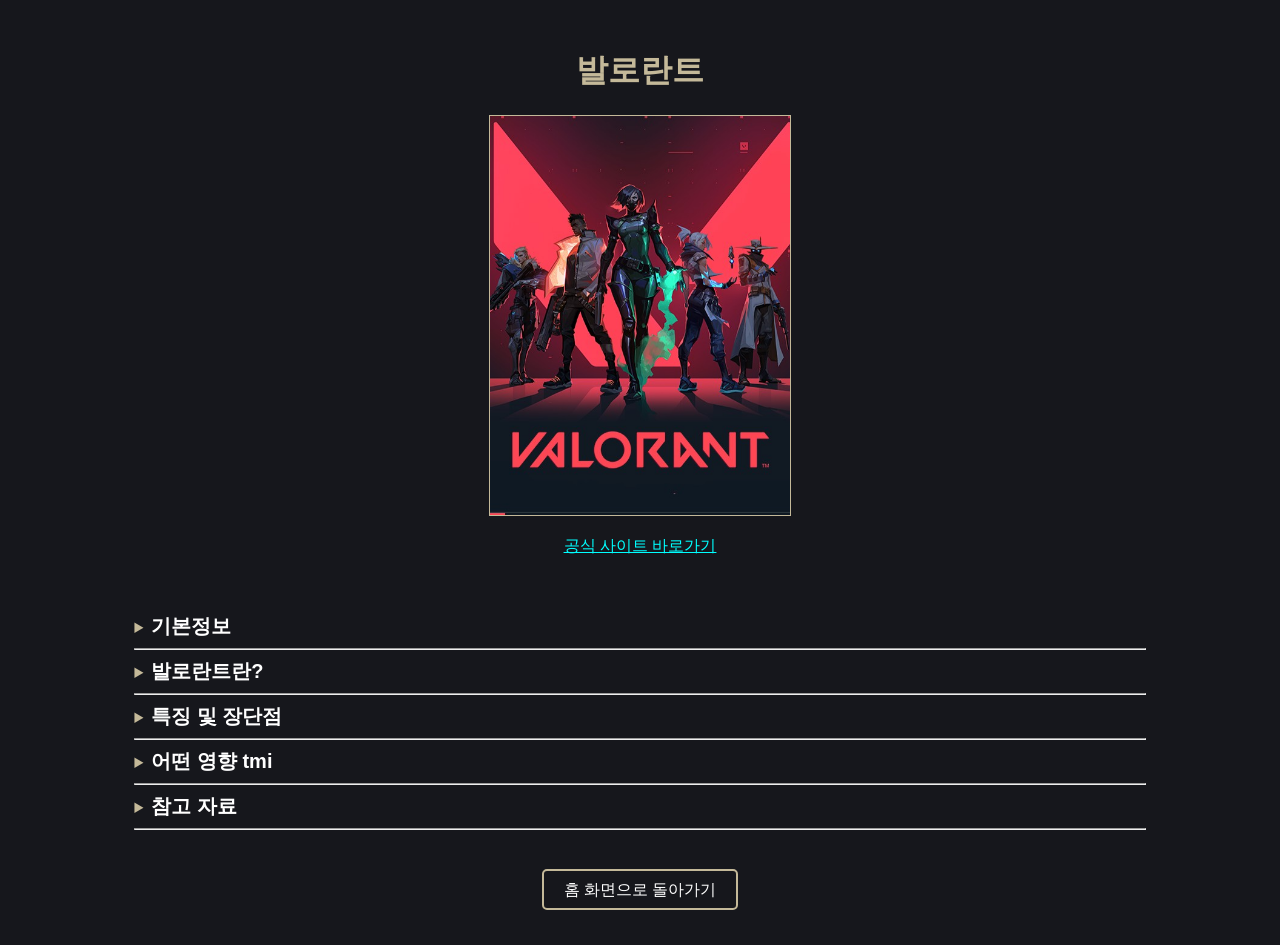
<file: PC/발로란트/발로란트page.html>
<!DOCTYPE html>
<html>
<head>
    <meta charset="UTF-8">
    <title>기기별 게임 소개</title>
    <link rel="stylesheet" href="styles.css">
</head>
<body>
    <header>
        <h1>발로란트</h1>
        <img src="발로란트.jpg" alt="발로란트" class="img">
        <p><a href="https://playvalorant.com/ko-kr/" target="_blank" style="text-decoration: underline; color: #00FFFF;">공식 사이트 바로가기</a></p>
    </header>

    <section>
        <details>
            <summary><strong class="rkdwh">기본정보</strong></summary>
            <ul>
                <li>출시 : 2020.06.02</li>
                <li>제작 : 라이엇 게임즈</li>
                <li>장르 : FPS</li>
                <li>등급 : 15세이상 이용가</li>
                <li>가격 : 부분유료화</li>
                <li>플랫폼 : Windows</li>
                <li>권장사양 ▽
                    <p>OS : Windows 10 (빌드 17134 이상) 또는 11, 64비트<br>
                       CPU : Intel i3-4150<br>
                       램 : 4GB<br>
                       그래픽 : Geforce GT 730</p>
            <ul>
        </details><hr>

        <details>
            <summary><strong class="rkdwh">발로란트란?</strong></summary>

            <p><strong class="rkdwh">게임소개</strong></p>

               <p>전 세계를 무대로 한 발로란트에서 여러분의 실력을 보여주세요. 발로란트는 5대5 전술 슈팅 게임으로, 진영에 따라 스파이크를 설치하거나 해체하는 것이 목표입니다. 한 번 처치되면 다음 라운드까지 기다려야 하며, 13라운드를 먼저 이기는 팀이 승리하죠. 총기와 탄약뿐만 아니라 유연하고 신속하며 치명적인 스킬로 무장한 요원을 선택해 총격전을 더욱 빛내줄 절묘한 기회를 만들어야 합니다.</p>

            <p><strong class="rkdwh">게임 목표</strong></p>

        <ul>
            <p><li><strong class="rkdwh">스파이크 설치 및 해제</strong></p>
                <ul>
                    <li>공격팀은 스파이크를 설치하고 이를 방어하여 폭파시키는 것이 목표이고, 수비팀은 이를 방어하거나 설치된 폭탄을 해제하는 것이 목표입니다.
                </ul>
        </ul>

            <p><strong class="rkdwh">게임 진행</strong></p>

        <ul>
            <p><li><strong class="rkdwh">역할 및 요원 선택</strong></p>
                <ul>
                    <li>각 플레이어는 고유한 능력을 가진 '요원'를 선택합니다.</li><br>
                    <li>요원은 각각 다른 기술과 궁극기를 사용하여 전투를 지원합니다
                </ul>

            <p><li><strong class="rkdwh">라운드 시작</strong></p>
                <ul>
                    <li>게임은 25라운드로 진행되며, 각 라운드는 100초입니다.</li><br>
                    <li>한 팀이 먼저 13라운드를 승리하면 게임에서 승리합니다.
                </ul> 

            <p><li><strong class="rkdwh">라운드 진행</strong></p>
                <ul>
                    <li>공격팀: 목표 지점(A나 B 사이트)으로 이동하여 폭탄을 설치합니다.</li><br>
                    <li>수비팀: 목표 지점을 방어하고, 공격팀이 폭탄을 설치하지 못하도록 막거나 설치된 폭탄을 해제합니다.
                </ul>     

            <p><li><strong class="rkdwh">전투 및 전략</strong></p>
                <ul>
                    <li>무기 구매: 라운드 시작 전에 무기와 방어구를 구매할 수 있습니다. 초반 라운드에서 경제 관리가 중요합니다.</li><br>
                    <li>능력 사용: 각 에이전트의 고유 능력을 전략적으로 사용하여 전투를 유리하게 이끕니다.
                </ul>

            <p><li><strong class="rkdwh">전투 및 전략</strong></p>
                <ul>
                    <li>공격팀이 폭탄을 설치하고 시간 내에 폭파시키면 공격팀이 승리합니다.</li><br>
                    <li>수비팀이 폭탄 설치를 막거나 설치된 폭탄을 해제하면 수비팀이 승리합니다.</li><br>
                    <li>모든 적을 제거하면 해당 팀이 승리합니다.
                </ul>    
        </ul><br>
<hr><br>
            <p><strong class="rkdwh">역할군 및 요원 소개</strong></p>

                <p>발로란트는 총 4개의 역할군이 있으며 현재 요원의 수는 24명이 존재합니다. 각 요원들의 스킬들은 인게임에서 크레드를 통해 구매할 수 있습니다. 각 요원에 대한 자세한 정보와 스토리 <a href="https://playvalorant.com/ko-kr/agents/" target="_blank" style="text-decoration: underline; color: #00FFFF;">요원 페이지</a>에서 확인하실 수 있습니다.</p>

            <ul>
                <p><li><strong class="rkdwh">타격대</strong> : 자급자족이 가능하며 팀에서 공격을 담당합니다. 스킬과 실력을 통해 먼저 교전을 시작하고 적을 처치합니다.</li></p><br>
                    <div class="agent-container">
                <div class="agent">
                    <img src="타격대/제트.webp" alt="제트">
                    <span>제트</span>
                </div>
                <div class="agent">
                    <img src="타격대/레이즈.webp" alt="레이즈">
                    <span>레이즈</span>
                </div>
                <div class="agent">
                    <img src="타격대/피닉스.webp" alt="피닉스">
                    <span>피닉스</span>
                </div>
                <div class="agent">
                    <img src="타격대/레이나.webp" alt="레이나">
                    <span>레이나</span>
                </div>
                <div class="agent">
                    <img src="타격대/요루.webp" alt="요루">
                    <span>요루</span>
                </div>
                <div class="agent">
                    <img src="타격대/네온.webp" alt="네온">
                    <span>네온</span>
                </div>
                <div class="agent">
                    <img src="타격대/아이소.webp" alt="아이소">
                    <span>아이소</span><br>
                </div></div>
            </ul>

            <ul>
                <p><li><strong class="rkdwh">척후대</strong> : 팀이 전투 지역에 침입할 수 있도록 다각도로 진입로를 확보하고 적 팀에 틈을 만들어냅니다.</li></p><br>
                    <div class="agent-container">
                <div class="agent">
                    <img src="척후대/브리치.webp" alt="브리치">
                    <span>브리치</span>
                </div>
                <div class="agent">
                    <img src="척후대/소바.webp" alt="소바">
                    <span>소바</span>
                </div>
                <div class="agent">
                    <img src="척후대/스카이.webp" alt="스카이">
                    <span>스카이</span>
                </div>
                <div class="agent">
                    <img src="척후대/케이오.webp" alt="케이/오">
                    <span>케이/오</span>
                </div>
                <div class="agent">
                    <img src="척후대/페이드.webp" alt="페이드">
                    <span>페이드</span>
                </div>
                <div class="agent">
                    <img src="척후대/게코.webp" alt="게코">
                    <span>게코</span><br>
                </div></div>
            </ul>

            <ul>
                <p><li><strong class="rkdwh">감시자</strong> : 공격팀이나 수비팀에 상관없이 지역을 점유하고 팀 엄호를 담당하는 수비 전문가입니다.</li></p><br>
                    <div class="agent-container">
                <div class="agent">
                    <img src="감시자/세이지.webp" alt="세이지">
                    <span>세이지</span>
                </div>
                <div class="agent">
                    <img src="감시자/사이퍼.webp" alt="사이퍼">
                    <span>사이퍼</span>
                </div>
                <div class="agent">
                    <img src="감시자/킬조이.webp" alt="킬조이">
                    <span>킬조이</span>
                </div>
                <div class="agent">
                    <img src="감시자/체임버.webp" alt="체임버">
                    <span>체임버</span>
                </div>
                <div class="agent">
                    <img src="감시자/데드록.webp" alt="데드록">
                    <span>데드록</span><br>
                </div></div>
            </ul>

            <ul>
                <p><li><strong class="rkdwh">전략가</strong> : 위험 지역을 분석하여 팀을 승리로 이끄는 데 탁월합니다.</li></p><br>
                    <div class="agent-container">
                <div class="agent">
                    <img src="전략가/오멘.webp" alt="오멘">
                    <span>오멘</span>
                </div>
                <div class="agent">
                    <img src="전략가/브림스톤.webp" alt="브림스톤">
                    <span>브림스톤</span>
                </div>
                <div class="agent">
                    <img src="전략가/바이퍼.webp" alt="바이퍼">
                    <span>바이퍼</span>
                </div>
                <div class="agent">
                    <img src="전략가/아스트라.webp" alt="아스트라">
                    <span>아스트라</span>
                </div>
                <div class="agent">
                    <img src="전략가/하버.webp" alt="하버">
                    <span>하버</span>
                </div>
                <div class="agent">
                    <img src="전략가/클로브.webp" alt="클로브">
                    <span>클로브</span><br>
                </div></div>
            </ul>
<hr><br>
                <p><strong class="rkdwh">장비 종류</strong></p>

                   <p>발로란트에서 장비는 보조 무기, 기관단총, 산탄총, 소총, 저격소총, 중기관총, 근접 무기로 총 19개의 무기들과 2개의 방어구가 있습니다. 각 장비들은 인게임에서 크레드를 통해 구매할 수 있습니다. 각 무기에 대한 자세한 정보는<a href="https://playvalorant.com/ko-kr/arsenal/" target="_blank" style="text-decoration: underline; color: #00FFFF;">무기고 페이지</a>에서 확인하실 수 있습니다.</p>

            <ul>
                <p><li><strong class="rkdwh">근접무기</strong> : 애매한 상황이거나 탄환이 다 떨어지면 전술용 칼로 적을 공격하세요. 달리기와 물체 파괴 속도가 빨라질 뿐 아니라 보조 공격으로 적을 뒤에서 공격하면 단번에 처치할 수 있습니다.</li></p><br>
                    <div class="gun-container">
                <div class="gun">
                    <img src="장비/전술용 칼.webp" alt="전술용 칼">
                    <span>전술용 칼</span><br>
                </div></div>
            </ul>

            <ul>
                <p><li><strong class="rkdwh">보조무기</strong> : 2번 슬롯을 차지하는 무기군. 주무기를 지닌 플레이어가 사망하면 드랍되지 않습니다. 무빙샷을 해도 탄퍼짐이 가장 적은 총기군이므로 너무 먼 거리만 아니라면 이를 최대한 이용해 적절한 무빙을 섞어주는 것이 필수에 가깝다고 할 수 있습니다.</li></p><br>
                    <div class="gun-container">
                <div class="gun">
                    <img src="장비/보조무기/클래식.webp" alt="클래식">
                    <span>클래식</span>
                </div>
                <div class="gun">
                    <img src="장비/보조무기/쇼티.webp" alt="쇼티">
                    <span>쇼티</span>
                </div>
                <div class="gun">
                    <img src="장비/보조무기/프렌지.webp" alt="프렌지">
                    <span>프렌지</span>
                </div>
                <div class="gun">
                    <img src="장비/보조무기/고스트.webp" alt="고스트">
                    <span>고스트</span>
                </div>
                <div class="gun">
                    <img src="장비/보조무기/셰리프.webp" alt="셰리프">
                    <span>셰리프</span><br>
                </div></div>
            </ul>

            <ul>
                <p><li><strong class="rkdwh">기관단총</strong> : 낮은 피해량을 빠른 연사 속도로 보완하는 무기군입니다. 장탄수가 딱히 많지는 않지만 탄창 교체가 빠릅니다. 또한 움직일때 탄퍼짐이 적어 움직이면서 총을 쏘기 좋으며 장거리 피해량이 낮은 편이지만 높은 기동성을 갖고 있습니다.</li></p><br>
                    <div class="gun-container">
                <div class="gun">
                    <img src="장비/기관단총/스팅어.webp" alt="스팅어">
                    <span>스팅어</span>
                </div>
                <div class="gun">
                    <img src="장비/기관단총/스펙터.webp" alt="스펙터">
                    <span>스펙터</span><br>
                </div></div>
            </ul>

            <ul>
                <p><li><strong class="rkdwh">산탄총</strong> : 기관단총보다 교전 거리가 더 짧으며 헤드샷보단 몸샷이 더 산탄이 박힐 확률이 높으며 장탄량이 낮고 대신 대량의 펠릿을 갖고 있습니다.</li></p><br>
                    <div class="gun-container">
                <div class="gun">
                    <img src="장비/산탄총/버키.webp" alt="버키">
                    <span>버키</span>
                </div>
                <div class="gun">
                    <img src="장비/산탄총/저지.webp" alt="저지">
                    <span>저지</span><br>
                </div></div>
            </ul>

            <ul>
                <p><li><strong class="rkdwh">소총</strong> : 안정적인 연사력, 장탄량, 데미지, 명중률 등으로 안정적인 화력을 갖고 있고 상황을 잘 가리지 않는 언제나 무난한 성능을 발휘합니다.</li></p><br>
                    <div class="gun-container">
                <div class="gun">
                    <img src="장비/소총/불독.webp" alt="불독">
                    <span>불독</span>
                </div>
                <div class="gun">
                    <img src="장비/소총/가디언.webp" alt="가디언">
                    <span>가디언</span>
                </div>
                <div class="gun">
                    <img src="장비/소총/밴달.webp" alt="밴달">
                    <span>밴달</span>
                </div>
                <div class="gun">
                    <img src="장비/소총/팬텀.webp" alt="팬텀">
                    <span>팬텀</span><br>
                </div></div>
            </ul>

            <ul>
                <p><li><strong class="rkdwh">저격소총</strong> : 완전 단발 무기이며 제대로 된 조준경이 있다. 일단 적중 시 헤드샷 무조건 원샷 원킬 + 특정 방어구 이하 몸샷 원킬이 장점이자 아이덴티티인 총기 종류입니다.</li></p><br>
                    <div class="gun-container">
                <div class="gun">
                    <img src="장비/저격소총/마샬.webp" alt="마샬">
                    <span>마샬</span>
                </div>
                <div class="gun">
                    <img src="장비/저격소총/아웃로.webp" alt="아웃로">
                    <span>아웃로</span>
                </div>
                <div class="gun">
                    <img src="장비/저격소총/오퍼레이터.webp" alt="오퍼레이터">
                    <span>오퍼레이터</span><br>
                </div></div>
            </ul>

            <ul>
                <p><li><strong class="rkdwh">중기관총</strong> : 높은 연사력과 많은 장탄수로 부담없이 난사할 수 있습니다. 엄폐물이나 연막으로 시야가 가려진 상황에서 다른 무기보다 더 안정적으로 견제사격을 할 수 있습니다.</li></p><br>
                    <div class="gun-container">
                <div class="gun">
                    <img src="장비/중기관총/아레스.webp" alt="아레스">
                    <span>아레스</span>
                </div>
                <div class="gun">
                    <img src="장비/중기관총/오딘.webp" alt="오딘">
                    <span>오딘</span><br>
                </div></div>
            </ul>

            <ul>
                <p><li><strong class="rkdwh">방어구</strong> : 부위별 편차 없이 전신에 동등한 피해 저항을 적용받습니다. 입는 피해의 66%를 흡수합니다.</li></p><br>
                    <div class="gun-container">
                <div class="gun">
                    <img src="장비/방어구/경형 보호막.png" alt="경형 보호막">
                    <span>경형 보호막</span>
                </div>
                <div class="gun">
                    <img src="장비/방어구/중형 보호막.png" alt="중형 보호막">
                    <span>중형 보호막</span><br>
                </div></div>
            </ul>                
<hr><br>
            <p><strong class="rkdwh">맵 소개</strong></p>

               <p>발로란트에는 일반 맵은 총 10개의 맵이 있습니다. 각 맵에 대한 자세한 정보는 <a href="https://playvalorant.com/ko-kr/maps/" target="_blank" style="text-decoration: underline; color: #00FFFF;">맵 페이지</a>에서 확인하실 수 있습니다.</p>

            <ul>
                <p><li><strong class="rkdwh">스플릿</strong> : 멀리 가려면 위로 이동해야 합니다. 높이 솟아오른 중앙 구역이 두 지점을 나누고 있어 줄사다리 두 개를 이용해 재빨리 움직일 수 있죠. 각 지점에는 장악에 아주 중요한 탑이 세워져 있습니다. 속수무책으로 당하지 않으려면 꼭 위쪽을 확인하세요.</li></p><br>
                    <div class="map-container">
                <div class="map">
                    <img src="맵/스플릿.webp" alt="스플릿">
                    <span>스플릿</span>
                </div>
                <div class="map">
                    <img src="맵/스플릿 지도.png" alt="스플릿 지도">
                    <span>스플릿 지도</span><br>
                </div></div>
            </ul>

            <ul>
                <p><li><strong class="rkdwh">바인드</strong> : 두 지점으로 구성되며 중간 지점이 없어 왼쪽 또는 오른쪽을 선택해야 합니다. 양쪽 지점에는 공격팀을 위한 지름길과 한쪽으로만 이동할 수 있는 순간이동기 한 쌍이 있어 측면 공격에 활용할 수 있습니다.</li></p><br>
                    <div class="map-container">
                <div class="map">
                    <img src="맵/바인드.webp" alt="바인드">
                    <span>바인드</span>
                </div>
                <div class="map">
                    <img src="맵/바인드 지도.png" alt="바인드 지도">
                    <span>바인드 지도</span><br>
                </div></div>
            </ul>

            <ul>
                <p><li><strong class="rkdwh">헤이븐</strong> : 잊혀진 수도원 아래에서 세 지점을 장악하기 위한 요원들의 전투가 활발히 벌어집니다. 장악해야 할 지역이 더 많지만, 수비팀이 추가 지역을 이용해 공격적인 압박을 가할 수 있습니다.</li></p><br>
                    <div class="map-container">
                <div class="map">
                    <img src="맵/헤이븐.webp" alt="헤이븐">
                    <span>헤이븐</span>
                </div>
                <div class="map">
                    <img src="맵/헤이븐 지도.png" alt="헤이븐 지도">
                    <span>헤이븐 지도</span><br>
                </div></div>
            </ul>

            <ul>
                <p><li><strong class="rkdwh">어센트</strong> : 소규모 진지전과 소모전을 벌일 수 있는 개방 구역을 중심으로 두 지점이 나뉘어 있습니다. 각 지점은 해체 불가능한 폭탄 문으로 수비를 강화할 수 있으며, 일단 문이 닫히면 문을 파괴하거나 다른 길을 찾아야 합니다. 가능한 한 많은 지역을 지키세요.</li></p><br>
                    <div class="map-container">
                <div class="map">
                    <img src="맵/어센트.webp" alt="어센트">
                    <span>어센트</span>
                </div>
                <div class="map">
                    <img src="맵/어센트 지도.png" alt="어센트 지도">
                    <span>어센트 지도</span><br>
                </div></div>
            </ul>

            <ul>
                <p><li><strong class="rkdwh">아이스박스</strong> : 다음 전장은 혹한 지대에 위치한 킹덤의 비밀 발굴 현장입니다. 눈과 쇠붙이로 둘러싸인 스파이크 설치 지점에서는 전후좌우로 능숙하게 교전하는 능력이 필수죠. 집라인을 이용한 기습 공격으로 적의 허를 찔러보세요.</li></p><br>
                    <div class="map-container">
                <div class="map">
                    <img src="맵/아이스박스.webp" alt="아이스박스">
                    <span>아이스박스</span>
                </div>
                <div class="map">
                    <img src="맵/아이스박스 지도.png" alt="아이스박스 지도">
                    <span>아이스박스 지도</span><br>
                </div></div>
            </ul>

            <ul>
                <p><li><strong class="rkdwh">브리즈</strong> : 열대 파라다이스의 역사적 유적과 해변 동굴의 경치를 만끽해보세요. 하지만 엄호가 필요할 겁니다. 탁 트인 넓은 공간에서 원거리 교전이 펼쳐지니까요. 측면 공격에 잘 대비한다면 승리에 한 걸음 다가갈 수 있을 것입니다.</li></p><br>
                    <div class="map-container">
                <div class="map">
                    <img src="맵/브리즈.webp" alt="브리즈">
                    <span>브리즈</span>
                </div>
                <div class="map">
                    <img src="맵/브리즈 지도.png" alt="브리즈 지도">
                    <span>브리즈 지도</span><br>
                </div></div>
            </ul>

            <ul>
                <p><li><strong class="rkdwh">프렉처</strong> : 레디어나이트 실험 실패로 파괴된 일급 비밀 연구 시설입니다. 수비팀의 전략은 맵처럼 두 갈래로 나누어집니다. 공격팀의 영역에서 맞붙거나 위기에 대비하여 공격을 견디세요.</li></p><br>
                    <div class="map-container">
                <div class="map">
                    <img src="맵/프랙처.webp" alt="프랙처">
                    <span>프랙처</span>
                </div>
                <div class="map">
                    <img src="맵/프랙처 지도.png" alt="프랙처 지도">
                    <span>프랙처 지도</span><br>
                </div></div>
            </ul>

            <ul>
                <p><li><strong class="rkdwh">펄</strong> : 공격팀은 역동적인 수중 도시의 2개 지점으로 나뉜 맵에서 수비팀을 압박합니다. 펄은 기계적 요소가 없는 지형 기반의 맵입니다. 협소한 중앙과 양쪽의 긴 구역으로 이루어진 오메가 지구의 첫 번째 맵에서 전투를 벌이세요.</li></p><br>
                    <div class="map-container">
                <div class="map">
                    <img src="맵/펄.webp" alt="펄">
                    <span>펄</span>
                </div>
                <div class="map">
                    <img src="맵/펄 지도.png" alt="펄 지도">
                    <span>펄 지도</span><br>
                </div></div>
            </ul>

            <ul>
                <p><li><strong class="rkdwh">로터스</strong> : 고대의 힘을 내뿜는 별 매개체를 간직한 신비로운 건축물입니다. 돌로 된 거대한 문은 다양한 이동 경로를 제공하며 신비로운 지점 3개로의 길을 열어줍니다.</li></p><br>
                    <div class="map-container">
                <div class="map">
                    <img src="맵/로터스.webp" alt="로터스">
                    <span>로터스</span>
                </div>
                <div class="map">
                    <img src="맵/로터스 지도.png" alt="로터스 지도">
                    <span>로터스 지도</span><br>
                </div></div>
            </ul>

            <ul>
                <p><li><strong class="rkdwh">선셋</strong> : 지역 킹덤사 시설에서 발생한 사고가 도시 전체로 번지려고 합니다. 단골 푸드 트럭에서 간단히 끼니를 해결하고, 공격로가 세 개인 전통적 구성의 맵에서 도시를 누비며 전투하세요.</li></p><br>
                    <div class="map-container">
                <div class="map">
                    <img src="맵/선셋.webp" alt="선셋">
                    <span>선셋</span>
                </div>
                <div class="map">
                    <img src="맵/선셋 지도.png" alt="선셋 지도">
                    <span>선셋 지도</span><br>
                </div></div>            
               </ul>

<hr><br>
                <p><strong class="rkdwh">모드 소개</strong></p>

                    <p>발로란트에는 8개의 모드가 있습니다. 주로 하는 모드는 위에 게임소개 부분과 동일하며, 다른 모드들은 그 규칙을 약간 변형한 모드입니다.</p>

            <ul>
                <p><li><strong class="rkdwh">일반전</strong></p> 
                <ul>    
                    <li>등급 상관 없이 게임을 할 수 있는 모드입니다. 13선승제이며 공격팀 수비팀 각각 12라운드 진행 후 공/수 교대합니다.</li><br>
                </ul>

                <p><li><strong class="rkdwh">경쟁전</strong></p>
                    <ul>
                        <li>다른 게임들의 랭크전 처럼 실력에 따라 티어가 차등 분포되는 모드입니다. 경기 시스템은 13선승제로 일반전과 동일하나, 만약 12대 12로 무승부가 날 경우 단판으로 승부를 결정하는 일반전과는 달리 각각 공격과 수비를 번갈아 가며 1라운드씩 더 진행합니다. 이 경기에서도 무승부가 날 경우 무승부 투표를 진행하며, 투표에서 5명 이상이 동의 시 무승부로 게임이 끝나게 됩니다. 만약 투표에서 부결이 날 경우 승부를 가릴 때까지 계속해서 연장전을 진행하게 됩니다.</li><br>
                    </ul>

                <p><li><strong class="rkdwh">스파이크 돌격</strong></p>
                    <ul>
                        <li>4선승제로 가볍게 손풀기 삼아 즐길 수 있는 모드입니다. 궁극기를 제외한 모든 스킬이 기본 제공되고 공격팀 전원에게 스파이크가 주어집니다. 무기도 무작위로 선택되어 전체 인원에게 똑같이 주어집니다.</li>
                    </ul>    

                <p><li><strong class="rkdwh">신속플레이</strong></p>
                    <ul>
                        <li>등급 상관 없이 플레이가 가능하며, 일반전을 5선승제로 압축해놓은 모드입니다. 이때 공격팀 수비팀 각각 4라운드 진행 후 공/수 교대합니다.</li><br>
                    </ul>

                <p><li><strong class="rkdwh">데스매치</strong></p>
                    <ul>
                        <li>데스매치는 12명이 개인전으로 진행하며 게임 진행도중 모든 무기를 구입하며 교체 할 수 있습니다. 보유중인 요원중 무작위로 선택되지만 스킬은 사용할 수 없다. 승리조건은 40킬, 혹은 제한시간 9분 초과시 최다 득점이다. 죽더라도 근처에 플레이어가 없는 곳 에서 약 3초후에 부활한다. 적을 처치하면 최대 50발 추가 자동 장전이 되고, 체력 키트가 떨어지며 이걸 획득하면 체력, 방어구가 완전히 회복되고, 무기도 자동으로 완전 장전된다. 미니맵에 부활할 때 적의 대략적인 현재 위치가 표시된다. 데스매치 모드는 일반전 규칙을 따르지 않으며 독자적인 규격을 가집니다.</li><br>
                    </ul>

                <p><li><strong class="rkdwh">팀 데스매치</strong></p>
                    <ul>
                        <li>5:5 팀 데스매치 모드. 등급 상관 없이 플레이가 가능하며, 100킬을 먼저 달성하는 팀이 승리합니다. 팀 데스매치 모드는 일반 모드에서 사용되는 기본 맵이 아닌 팀 데스매치 모드 전용 맵을 사용합니다. 팀 데스매치 모드는 일반전의 규칙과 시스템을 따르지 않으며 독자적인 규격을 가집니다. 팀 데스매치 맵에 대한 자세한 정보는 <a href="https://namu.wiki/w/%EB%B0%9C%EB%A1%9C%EB%9E%80%ED%8A%B8/%EB%A7%B5#s-4" target="_blank" style="text-decoration: underline; color: #00FFFF;">맵 페이지</a>에서 확인하실 수 있습니다.</li></p>
                    </ul>
            </ul>

                <p><strong class="rkdwh">아케이드 로테이션</strong></p>

                    <p>이 모드에서는 총 3가지가 존재합니다. 패치마다 한 번씩 번갈아가며 출시됩니다.</p>

            <ul>
                <p><li><strong class="rkdwh">에스컬레이션</strong></p>
                    <ul>
                        <li>건 게임 모드. 5대 5 팀데스매치로 진행됩니다. 먼저 12개의 에스컬레이션 레벨을 모두 완료하거나 제한시간 10분 안에 더 높은 레벨을 달성한 팀이 승리합니다. 각 팀별로 레벨을 공유하지만 개인별 레벨도 존재하며, 팀이 다음 레벨로 가도 개인별로 이전 레벨로 최소 1회는 처치해야 다음 개인 레벨이 됩니다. 현재 팀 레벨에서 킬을 하면 1점, 이전 레벨에서 킬을 하면 0.5점이 적립되며, 팀 합산 7점이 모이면 팀 레벨이 오릅니다.</li>
                    </ul>

                <p><li><strong class="rkdwh">복제</strong></p>
                    <ul>
                        <li>5선승제로 복제 모드만의 유니크한 점은 요원 선택을 대체하는 투표 시스템입니다. 자신이 보유한 요원 중 하나를 투표할 수 있으며, 모든 투표가 종료되면 자신의 팀원이 투표한 요원들 중 랜덤한 하나의 요원이 선택되어 5명 모두 그 요원으로 플레이하게 된다. 다만 선택권을 패스할 수는 없고 무조건 요원 하나를 픽해야 합니다.</li>
                    </ul>

                <p><li><strong class="rkdwh">눈싸움</strong></p>
                    <ul>
                        <li>겨울 기간에 열리는 특별한 아케이드 모드. 모든 플레이어에게 눈덩이 발사기가 주어지며, 5:5 팀 데스매치로 50킬을 먼저하는 팀이 승리합니다. 맵에 생성되는 선물의 협곡을 통해서 속사, 설상가상, 도탄, 스케이트 같은 능력을 얻을 수 있습니다.</li>
                    </ul>
            </ul><br>
        </details>

<hr>
        <details>
            <summary><strong class="rkdwh">특징 및 장단점</strong></summary>

            <p><strong class="rkdwh">특징</strong></p>
                <ul>
                    <li>기본적으로 CS:GO과 동일한 시스템에 오버워치처럼 다른 능력을 지닌 요원을 추가했습니다. 체력도 모든 요원이 100으로 통일되어 있는데 반해 총기의 대미지는 상당히 높아 교전이 상당히 짧은 편입니다. 게다가 힐링 스킬은 일부 요원만 가지고 있는데다 아군을 힐링하는 스킬은 세이지의 회복구슬과 스카이의 재생 단 두개뿐입니다. 캐쥬얼해 보이지만 에임과 스킬 활용 모두 받쳐줘야 하는 나름 진입 장벽이 있는 게임입니다.</li>
                </ul>

    <ul>
            <p><li><strong class="rkdwh">장점</strong></li></p>
        <ul>
            <li><strong class="rkdwh">다양한 요원과 스킬</strong> : 게임에는 다양한 요원이 있으며, 각 요원은 고유한 스킬과 역할을 가지고 있습니다. 플레이어는 자신의 플레이 스타일에 맞는 요원을 선택하여 다양한 전략을 구사할 수 있습니다.</li><br>

            <li><strong class="rkdwh">지속적인 업데이트</strong> : 발로란트는 게임의 밸런스를 유지하고 공정한 플레이 환경을 조성하기 위해 지속적으로 업데이트를 진행합니다. 이로 인해 요원들의 스킬 조정이나 맵의 구조물 변경 등이 있습니다.</li><br>

            <li><strong class="rkdwh">적당한 플레이 타임</strong> : 일반전, 경쟁전은 한 판당 소요시간은 약 30분 정도가 되고, 길다고 느껴진다면 스파이크 돌격이나 신속플레이로 게임을 즐길 수 있습니다.</li>
        </ul>
            <p><li><strong class="rkdwh">단점</strong></li></p>

        <ul>
            <li><strong class="rkdwh">진입 장벽</strong> : 발로란트는 복잡한 전략과 정교한 조작을 요구하기 때문에 초보자에게는 진입 장벽이 높을 수 있습니다. 다양한 에이전트와 능력, 맵 지형 등을 익히는 데 시간이 걸립니다.</li><br>

            <li><strong class="rkdwh">팀 의존도</strong> : 팀워크가 매우 중요한 게임이라 팀원 간의 협력이 부족하면 승리하기 어렵습니다.</li><br>
            
            <li><strong class="rkdwh">부담되는 가격</strong> : 발로란트는 무료로 플레이할 수 있지만, 다양한 스킨과 스킨 업그레이드는 유료로 제공됩니다. 스킨은 셀렉트, 디럭스, 프리미엄, 익스클루시브, 울트라로 5개의 등급이 있고 각 등급 마다 가격이 다릅니다. 유저들이 많이 사용하는 스킨은 프리미엄 등급 이상이고 프리미엄 등급의 단품가격의 총은 1775vp(약2만원), 칼은 3550vp(약4만원), 번들(세트)가격은 7100vp(약8만원)입니다. </li>   
        </ul>
    </ul><br>

        </details>

<hr>
        <details>
            <summary><strong class="rkdwh">어떤 영향 tmi</strong></summary>

            <p><strong class="rkdwh">발로란트 챔피언스 투어 (VCT)</strong></p>
                <ul>
                    <li>발로란트 챔피언스 투어는 발로란트의 공식 글로벌 대회 시리즈로, 라이엇 게임즈에서 주관합니다. 연중 다양한 단계의 대회가 열리며, 최종적으로 세계 최고의 팀을 가리는 챔피언십 대회로 이어집니다. VCT 경기는 챌린저스 - 마스터즈 - 챔피언스의 구조를 띄고 있습니다. 2021년 부터 시작해 현재까지 VCT가 진행되고 있습니다.</li>
                </ul>

        <ul>
            <li><strong class="rkdwh">챌린저스</strong> : 각 지역에서 열리는 예선 대회로, 팀들이 마스터즈 단계에 진출하기 위해 경쟁합니다.</li><br>

            <li><strong class="rkdwh">마스터즈</strong> : 국제적인 대회로, 각 지역의 최상위 팀들이 모여 경쟁합니다. 마스터즈는 연중 여러 번 열리며, 높은 성적을 기록한 팀들은 챔피언스 대회에 진출할 수 있습니다.</li><br>

            <li><strong class="rkdwh">챔피언스</strong> : 연말에 열리는 최종 대회로, 세계 최고의 팀을 가리기 위한 대회입니다. 각 지역의 최고 팀들이 참여하며, 발로란트의 세계 챔피언을 결정합니다.</li></ul>

            <p><strong class="rkdwh">발로란트 PC방 점유율</strong></p>
                <ul>
                    <li>지난 2020년 6월 서비스를 시작한 발로란트는 꾸준한 업데이트와 이벤트를 통해 서서히 저변을 넓혀왔습니다. 2022년 9월 처음으로 PC방 인기순위 TOP5에 등극했으며, 이어 10일만에 TOP3에 등극하며 대세 게임으로 자리매김했습니다. 이후 꾸준히 상승세를 기록한 발로란트는 현재 PC방에서 인기 있는 게임 중 하나로 현재 3위에 있으며 점유율은 9.19% 입니다.</li>
                </ul>

            <p><strong class="rkdwh">발로란트 크리에이터</strong></p>
                <ul>
                    <li>발로란트를 메인 콘텐츠로 주로 유튜브, 트위치, 아프리카TV 등의 플랫폼을 통해 게임 플레이 영상, 팁 및 전략 가이드, 업데이트 소식, 생방송 등 다양한 콘텐츠를 제공합니다. 이들은 함께 즐길 수 있는 콘텐츠를 만들어 유저들과 소통하며, 발로란트 게임의 홍보와 인기를 높이는 역할을 합니다.</li>
                </ul><br>

        </details>

<hr>
        <details>
            <summary><strong class="rkdwh">참고 자료</strong></summary>
            <p><strong class="rkdwh">나무위키</strong></p>
                <ul>
                    <li>본 웹사이트에서 사용된 사진은 나무위키에서 가져왔습니다. <a href="https://namu.wiki/w/%EB%B0%9C%EB%A1%9C%EB%9E%80%ED%8A%B8" target="_blank" style="text-decoration: underline; color: #00FFFF;">(나무위키 바로가기)</a></li>                    
                </ul>

            <p><strong class="rkdwh">발로란트</strong>(공식사이트)</p>
                <ul>
                    <li>본 웹사이트에서 사용된 자료 중 일부는 발로란트에서 가져왔습니다. <a href="https://playvalorant.com/ko-kr/" target="_blank" style="text-decoration: underline; color: #00FFFF;">(발로란트 바로가기)</a></li>                    
                </ul>
        </details><hr>
    </section>

    <footer>
        <div class="back-to-home"><a href="javascript:history.back();">홈 화면으로 돌아가기</a></div><br><br>
    </footer>
</body>
</html>
</file>
<file: homestyles.css>
/* homestyles */

/* 전반적인 페이지 스타일 */
body {
    font-family: Arial, sans-serif; /* 폰트 설정 */
    margin: 0; /* 바디 요소의 마진을 0으로 설정하여 페이지의 여백을 제거 */
    padding: 0; /* 바디 요소의 패딩을 0으로 설정하여 페이지의 여백을 제거 */
    text-align: center; /* 텍스트를 가운데 정렬 */
    color: #C4B999; /* 모든 텍스트의 기본 색상을 #C4B999로 설정 */
    background-color: #16171C; /* 전체 배경색을 #16171C로 설정 */
}

/* 헤더 스타일 */
header {
    text-align: center; /* 텍스트를 가운데 정렬 */
    padding: 20px 0; /* 위아래로 20px의 안쪽 여백 설정 */
}

/* 제목 스타일 */
.title {
    text-align: center; /* 텍스트를 가운데 정렬 */
    margin-top: 20px; /* 위쪽에 20px의 마진 추가 */
    color: #C4B999; /* 텍스트 색상을 #C4B999로 설정 */
}

/* 부제목 스타일 */
.subtitle {
    text-align: center; /* 텍스트를 가운데 정렬 */
    margin-top: 20px; /* 위쪽에 20px의 마진 추가 */
    color: #C4B999; /* 텍스트 색상을 #C4B999로 설정 */
}

/* 이미지 컨테이너 스타일 */
.container {
    display: flex; /* Flexbox 레이아웃을 사용하여 요소들을 정렬 */
    justify-content: center; /* 요소들을 수평 중앙 정렬 */
    flex-wrap: wrap; /* 요소들이 여러 줄에 걸쳐 정렬되도록 설정 */
    gap: 20px; /* 이미지 사이의 간격 설정 */
    margin-bottom: 20px; /* 아래쪽에 20px의 마진 추가 */
}

/* 개별 게임 컨테이너 스타일 */
.game {
    text-align: center; /* 텍스트를 가운데 정렬 */
    position: relative; /* 상대 위치 설정 */
}

/* 이미지 컨테이너 스타일 */
.image-container {
    position: relative; /* 상대 위치 설정 */
    width: 300px; /* 이미지 너비를 300px로 설정 */
    overflow: hidden; /* 이미지가 확대되었을 때 영역을 벗어나지 않도록 설정 */
    transition: transform 0.3s ease; /* 트랜지션 효과를 추가하여 부드러운 확대 효과 적용 */
}

/* 이미지 스타일 */
.image-container img {
    width: 100%; /* 이미지의 너비를 컨테이너의 100%로 설정 */
    height: auto; /* 이미지의 높이를 자동으로 설정 */
    border: 2px solid #000; /* 이미지에 2px의 검은색 테두리 추가 */
    display: block; /* 블록 요소로 설정하여 이미지가 줄 바꿈 되도록 함 */
}

/* 이미지 컨테이너에 마우스를 올렸을 때 확대 효과 */
.image-container:hover {
    transform: scale(1.1); /* 마우스를 올렸을 때 10% 확대 */
    border: 2px solid #C4B999; /* 이미지에 2px의 테두리 추가 */
}

/* 캡션 스타일 */
.caption {
    position: absolute; /* 절대 위치 설정 */
    top: 25%; /* 컨테이너의 25% 지점에 위치 */
    left: 50%; /* 컨테이너의 중앙에 위치 */
    transform: translate(-50%, -50%); /* 캡션을 정확한 중앙에 위치 */
    text-align: center; /* 텍스트를 가운데 정렬 */
    background-color: rgba(0, 0, 0, 0.5); /* 배경색을 반투명하게 설정 */
    color: white; /* 텍스트 색상을 흰색으로 설정 */
    padding: 5px 10px; /* 캡션의 안쪽 여백 설정 */
    font-size: 18px; /* 폰트 크기를 18px로 설정 */
    font-weight: bold; /* 폰트 굵기를 굵게 설정 */
    opacity: 0; /* 캡션의 초기 투명도를 0으로 설정 */
    transition: opacity 0.3s ease; /* 트랜지션 효과를 추가하여 부드러운 나타남 효과 적용 */
    border: 2px solid #C4B999; /* 이미지에 2px의 테두리 추가 */
}

/* 이미지 컨테이너에 마우스를 올렸을 때 캡션이 나타나는 효과 */
.image-container:hover .caption {
    opacity: 1; /* 마우스를 올렸을 때 캡션이 나타나도록 투명도를 1로 설정 */
}

.back-to-home {
    text-align: center;
    margin-top: 20px;
}

.back-to-home a {
    text-decoration: none;
    color: #C4B999;
    background-color: #007BFF;
    padding: 10px 20px;
    border-radius: 5px;
}

.back-to-home a:hover {
    background-color: #0056b3;
}
</file>
<file: Mobile/마인크래프트/styles.css>
/* substyles.css */

/* 전반적인 페이지 스타일 */
body {
    font-family: Arial, sans-serif; /* 폰트 설정 */
    color: #C4B999; /* 모든 텍스트의 기본 색상을 #C4B999로 설정 */
    background-color: #16171C; /* 전체 배경색을 #16171C로 설정 */
}


/* 헤더 스타일 */
header {
    text-align: center; /* 텍스트를 가운데 정렬 */
    padding: 20px 0; /* 위아래로 20px의 안쪽 여백 설정 */
}

/* 섹션 스타일 */
section {
    margin: 20px auto; /* 위아래로 20px의 마진, 좌우는 자동으로 설정 */
    width: 80%; /* 너비를 80%로 설정 */
}

/* 푸터 스타일 */
footer {
    text-align: center; /* 텍스트를 가운데 정렬 */
    margin-top: 50px; /* 위쪽 여백 추가 */
}
/* 이미지 스타일 */
.img {
    max-width: 300px; /* 이미지의 최대 너비를 300px로 설정 */
    height: auto; /* 높이는 자동으로 설정하여 비율을 유지 */
    border: 1px solid #C4B999; /* 이미지에 1px의 테두리 추가 */
    display: block; /* 블록 요소로 설정하여 이미지가 줄 바꿈 되도록 함 */
    margin: 20px auto; /* 위아래로 20px의 마진, 좌우는 자동으로 설정 */
}

.rkdwh { 
    color:white;
    font-size: 20px;
}

.back-to-home {
    text-align: center;
    margin-top: 20px;
}

.back-to-home a {
    text-decoration: none;
    color: white;
    background-color: #16171C;
    padding: 10px 20px;
    border: 2px solid #C4B999;
    border-radius: 5px;
    transition: background-color 0.3s, color 0.3s, transform 0.3s;
}

.back-to-home a:hover {
    background-color: gray;
    color: white;
    transform: scale(2);
}
</file>
<file: Mobile/쿠키런/styles.css>
/* substyles.css */

/* 전반적인 페이지 스타일 */
body {
    font-family: Arial, sans-serif; /* 폰트 설정 */
    color: #C4B999; /* 모든 텍스트의 기본 색상을 #C4B999로 설정 */
    background-color: #16171C; /* 전체 배경색을 #16171C로 설정 */
}

/* 헤더 스타일 */
header {
    text-align: center; /* 텍스트를 가운데 정렬 */
    padding: 20px 0; /* 위아래로 20px의 안쪽 여백 설정 */
}

/* 섹션 스타일 */
section {
    margin: 20px auto; /* 위아래로 20px의 마진, 좌우는 자동으로 설정 */
    width: 80%; /* 너비를 80%로 설정 */
}

/* 푸터 스타일 */
footer {
    text-align: center; /* 텍스트를 가운데 정렬 */
    margin-top: 50px; /* 위쪽 여백 추가 */
}
/* 이미지 스타일 */
.img {
    max-width: 300px; /* 이미지의 최대 너비를 300px로 설정 */
    height: auto; /* 높이는 자동으로 설정하여 비율을 유지 */
    border: 1px solid #C4B999; /* 이미지에 1px의 테두리 추가 */
    display: block; /* 블록 요소로 설정하여 이미지가 줄 바꿈 되도록 함 */
    margin: 20px auto; /* 위아래로 20px의 마진, 좌우는 자동으로 설정 */
}

.back-to-home {
    text-align: center;
    margin-top: 20px;
}

.back-to-home a {
    text-decoration: none;
    color: white;
    background-color: #16171C;
    padding: 10px 20px;
    border: 2px solid #C4B999;
    border-radius: 5px;
    transition: background-color 0.3s, color 0.3s, transform 0.3s;
}

.back-to-home a:hover {
    background-color: gray;
    color: white;
    transform: scale(2);
}
</file>
<file: Nintendo/포켓몬/styles.css>
/* substyles.css */

/* 전반적인 페이지 스타일 */
body {
    font-family: Arial, sans-serif; /* 폰트 설정 */
    color: #C4B999; /* 모든 텍스트의 기본 색상을 #C4B999로 설정 */
    background-color: #16171C; /* 전체 배경색을 #16171C로 설정 */
}

/* 헤더 스타일 */
header {
    text-align: center; /* 텍스트를 가운데 정렬 */
    padding: 20px 0; /* 위아래로 20px의 안쪽 여백 설정 */
}

/* 섹션 스타일 */
section {
    margin: 20px auto; /* 위아래로 20px의 마진, 좌우는 자동으로 설정 */
    width: 80%; /* 너비를 80%로 설정 */
}

/* 푸터 스타일 */
footer {
    text-align: center; /* 텍스트를 가운데 정렬 */
    margin-top: 50px; /* 위쪽 여백 추가 */
}
/* 이미지 스타일 */
.img {
    max-width: 300px; /* 이미지의 최대 너비를 300px로 설정 */
    height: auto; /* 높이는 자동으로 설정하여 비율을 유지 */
    border: 1px solid #C4B999; /* 이미지에 1px의 테두리 추가 */
    display: block; /* 블록 요소로 설정하여 이미지가 줄 바꿈 되도록 함 */
    margin: 20px auto; /* 위아래로 20px의 마진, 좌우는 자동으로 설정 */
}
/* 머릿말 강조 */
.rkdwh { 
    color:white;
    font-size: 20px;
}


/* 포켓몬 컨테이너 스타일 */
.pokemon-container {
    display: flex; /* Flexbox 레이아웃을 사용하여 요소들을 정렬 */
    flex-wrap: wrap; /* 요소들이 여러 줄에 걸쳐 정렬되도록 설정 */
    gap: 10px; /* 이미지 사이의 간격 설정 */
    justify-content: center; /* 요소들을 수평 중앙 정렬 */
    margin-top: 20px; /* 위쪽에 마진 추가 */
}

/* 개별 포켓몬 컨테이너 스타일 */
.pokemon {
    text-align: center; /* 텍스트를 가운데 정렬 */
}

/* 포켓몬 이미지 스타일 */
.pokemon img {
    width: 400px; /* 이미지 너비를 80px로 설정 */
    height: auto; /* 이미지 높이를 자동으로 설정 */
    display: block; /* 블록 요소로 설정 */
    margin-bottom: 5px; /* 아래쪽에 마진 추가 */
}

/* 포켓몬 이름 스타일 */
.pokemon span {
    display: block; /* 블록 요소로 설정하여 줄 바꿈 적용 */
    color: #ffffff; /* 텍스트 색상을 #C4B999로 설정 */
}




/* 캐릭터 컨테이너 스타일 */
.character-container {
    display: flex; /* Flexbox 레이아웃을 사용하여 요소들을 정렬 */
    flex-wrap: wrap; /* 요소들이 여러 줄에 걸쳐 정렬되도록 설정 */
    gap: 10px; /* 이미지 사이의 간격 설정 */
    justify-content: center; /* 요소들을 수평 중앙 정렬 */
    margin-top: 20px; /* 위쪽에 마진 추가 */
}

/* 개별 캐릭터 컨테이너 스타일 */
.character {
    text-align: center; /* 텍스트를 가운데 정렬 */
}

/* 캐릭터 이미지 스타일 */
.character img {
    width: auto; /* 이미지 너비를 80px로 설정 */
    height: 500px; /* 이미지 높이를 자동으로 설정 */
    display: block; /* 블록 요소로 설정 */
    margin-bottom: 5px; /* 아래쪽에 마진 추가 */
}

/* 캐릭터 이름 스타일 */
.character span {
    display: block; /* 블록 요소로 설정하여 줄 바꿈 적용 */
    color: #ffffff; /* 텍스트 색상을 #C4B999로 설정 */
}

.back-to-home {
    text-align: center;
    margin-top: 20px;
}

.back-to-home a {
    text-decoration: none;
    color: white;
    background-color: #16171C;
    padding: 10px 20px;
    border: 2px solid #C4B999;
    border-radius: 5px;
    transition: background-color 0.3s, color 0.3s, transform 0.3s;
}

.back-to-home a:hover {
    background-color: gray;
    color: white;
    transform: scale(2);
}
</file>
<file: PC/발로란트/styles.css>
/* substyles.css */

/* 전반적인 페이지 스타일 */
body {
    font-family: Arial, sans-serif; /* 폰트 설정 */
    color: #C4B999; /* 모든 텍스트의 기본 색상을 #C4B999로 설정 */
    background-color: #16171C; /* 전체 배경색을 #16171C로 설정 */
}

/* 헤더 스타일 */
header {
    text-align: center; /* 텍스트를 가운데 정렬 */
    padding: 20px 0; /* 위아래로 20px의 안쪽 여백 설정 */
}

/* 섹션 스타일 */
section {
    margin: 20px auto; /* 위아래로 20px의 마진, 좌우는 자동으로 설정 */
    width: 80%; /* 너비를 80%로 설정 */
}

/* 푸터 스타일 */
footer {
    text-align: center; /* 텍스트를 가운데 정렬 */
    margin-top: 50px; /* 위쪽 여백 추가 */
}
/* 이미지 스타일 */
.img {
    max-width: 300px; /* 이미지의 최대 너비를 300px로 설정 */
    height: auto; /* 높이는 자동으로 설정하여 비율을 유지 */
    border: 1px solid #C4B999; /* 이미지에 1px의 테두리 추가 */
    display: block; /* 블록 요소로 설정하여 이미지가 줄 바꿈 되도록 함 */
    margin: 20px auto; /* 위아래로 20px의 마진, 좌우는 자동으로 설정 */
}
/* 머릿말 강조 */
.rkdwh { 
    color:white;
    font-size: 20px;
}


 /* 요원 이미지 컨테이너 스타일 */
.agent-container {
    display: flex; /* 플렉스 박스로 정렬 */
    flex-wrap: wrap; /* 여러 줄로 나열되도록 설정 */
    gap: 10px; /* 이미지 사이의 간격 설정 */
    justify-content: center; /* 이미지들을 가운데 정렬 */
    margin-top: 20px; /* 위쪽에 마진 추가 */
}

/* 요원 이미지 스타일 */
.agent-container img {
    width: 250px; /* 이미지 너비를 80px로 설정 */
    height: auto; /* 이미지 높이를 자동으로 설정 */
    display: block; /* 블록 요소로 설정 */
}

/* 요원 이미지 캡션 스타일 */
.agent-container .agent {
    text-align: center; /* 텍스트를 가운데 정렬 */
    margin-bottom: 10px; /* 아래쪽에 마진 추가 */
    color: #C4B999; /* 텍스트 색상 설정 */
}

/* 요원 이름 스타일 */
.agent-container .agent span {
    display: block; /* 블록 요소로 설정하여 줄 바꿈 적용 */
    margin-top: 5px; /* 위쪽에 마진 추가 */
    color: #ffffff;
}


 /* 맵 이미지 컨테이너 스타일 */
.map-container {
    display: flex; /* 플렉스 박스로 정렬 */
    flex-wrap: wrap; /* 여러 줄로 나열되도록 설정 */
    gap: 10px; /* 이미지 사이의 간격 설정 */
    justify-content: center; /* 이미지들을 가운데 정렬 */
    margin-top: 20px; /* 위쪽에 마진 추가 */
}

/* 맵 이미지 스타일 */
.map-container img {
    width: auto; /* 이미지 너비를 80px로 설정 */
    height: 300px; /* 이미지 높이를 자동으로 설정 */
    display: block; /* 블록 요소로 설정 */
}

/* 맵 이미지 캡션 스타일 */
.map-container .map {
    text-align: center; /* 텍스트를 가운데 정렬 */
    margin-bottom: 10px; /* 아래쪽에 마진 추가 */
    color: #C4B999; /* 텍스트 색상 설정 */
}

/* 맵 이름 스타일 */
.map-container .map span {
    display: block; /* 블록 요소로 설정하여 줄 바꿈 적용 */
    margin-top: 5px; /* 위쪽에 마진 추가 */
    color: #ffffff;
}


 /* 무기 이미지 컨테이너 스타일 */
.gun-container {
    display: flex; /* 플렉스 박스로 정렬 */
    flex-wrap: wrap; /* 여러 줄로 나열되도록 설정 */
    gap: 10px; /* 이미지 사이의 간격 설정 */
    justify-content: center; /* 이미지들을 가운데 정렬 */
    margin-top: 20px; /* 위쪽에 마진 추가 */
}

/* 무기 이미지 스타일 */
.gun-container img {
    width: auto; /* 이미지 너비를 80px로 설정 */
    height: auto; /* 이미지 높이를 자동으로 설정 */
    display: block; /* 블록 요소로 설정 */
}

/* 무기 이미지 캡션 스타일 */
.gun-container .gun {
    text-align: center; /* 텍스트를 가운데 정렬 */
    margin-bottom: 10px; /* 아래쪽에 마진 추가 */
    color: #C4B999; /* 텍스트 색상 설정 */
}

/* 무기 이름 스타일 */
.gun-container .gun span {
    display: block; /* 블록 요소로 설정하여 줄 바꿈 적용 */
    margin-top: 5px; /* 위쪽에 마진 추가 */
    color: #ffffff;
}


.back-to-home {
    text-align: center;
    margin-top: 20px;
}

.back-to-home a {
    text-decoration: none;
    color: white;
    background-color: #16171C;
    padding: 10px 20px;
    border: 2px solid #C4B999;
    border-radius: 5px;
    transition: background-color 0.3s, color 0.3s, transform 0.3s;
}

.back-to-home a:hover {
    background-color: gray;
    color: white;
    transform: scale(2);
}
</file>
